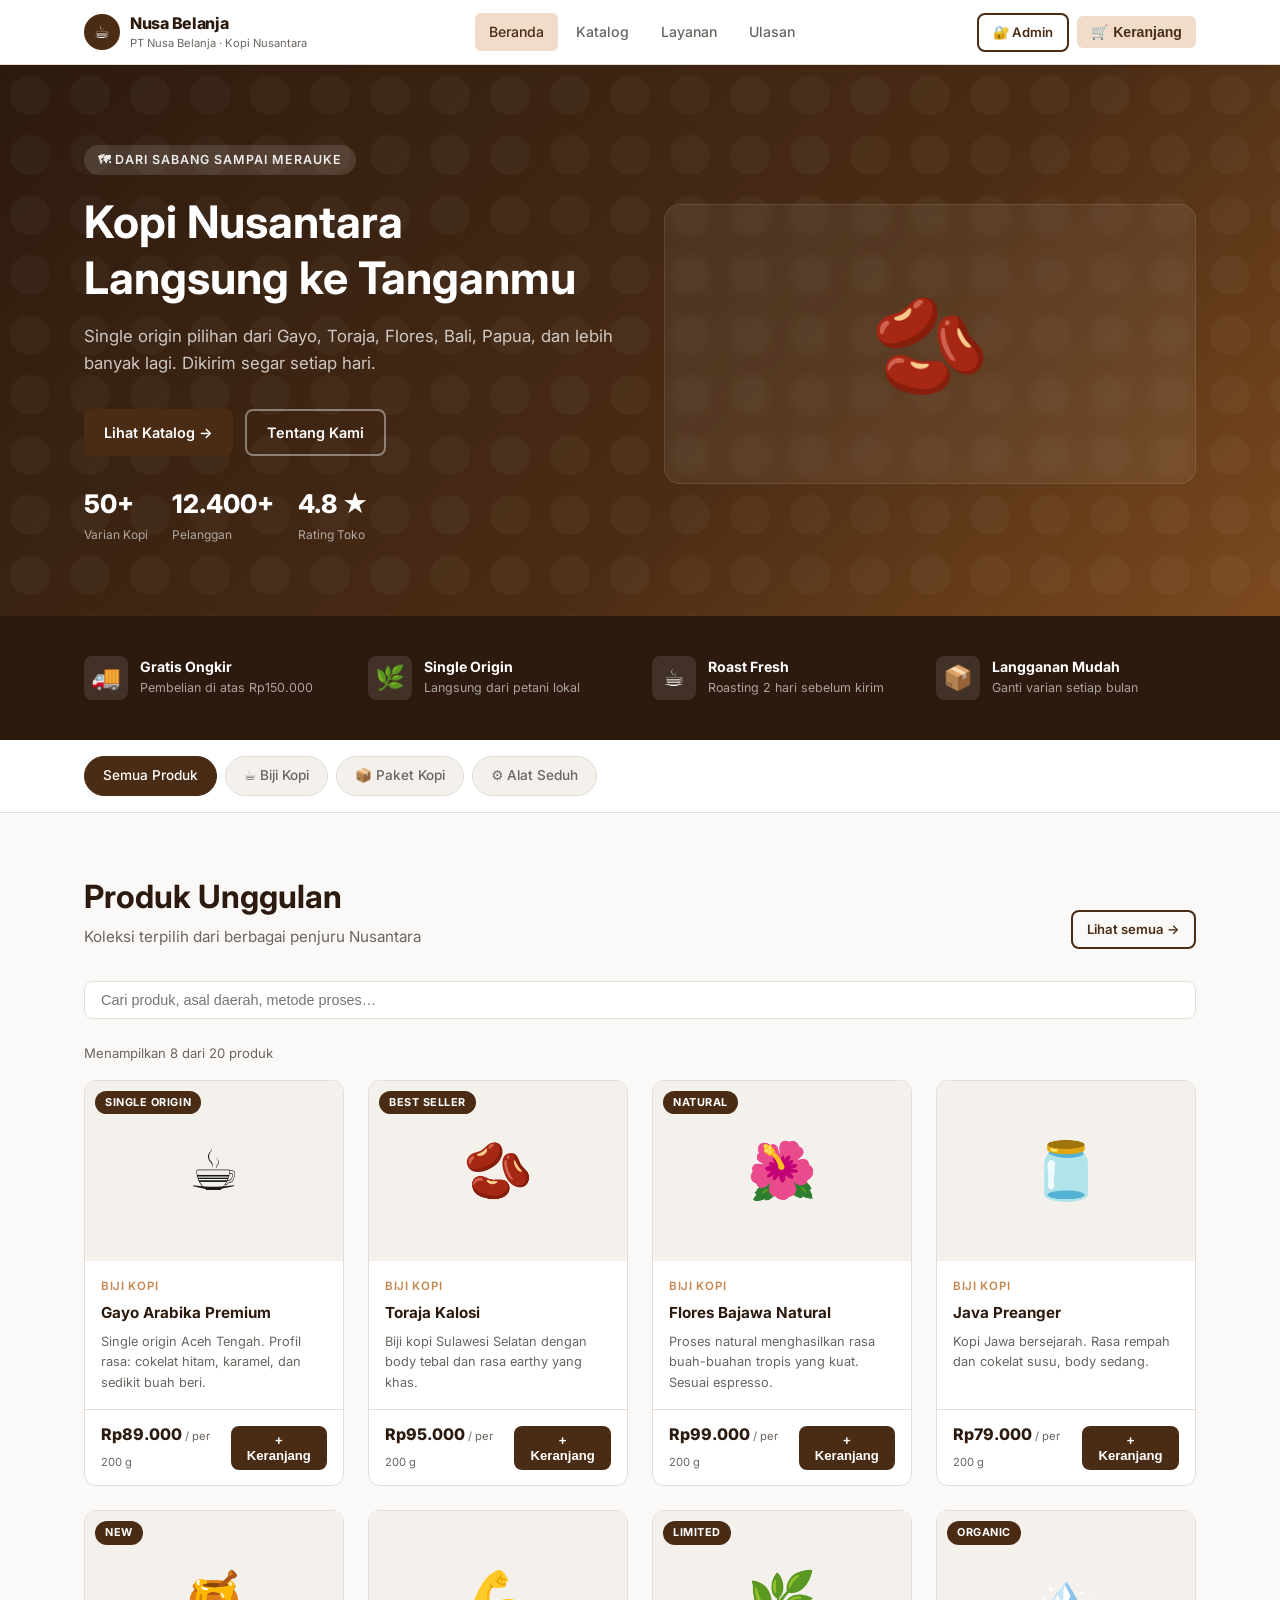
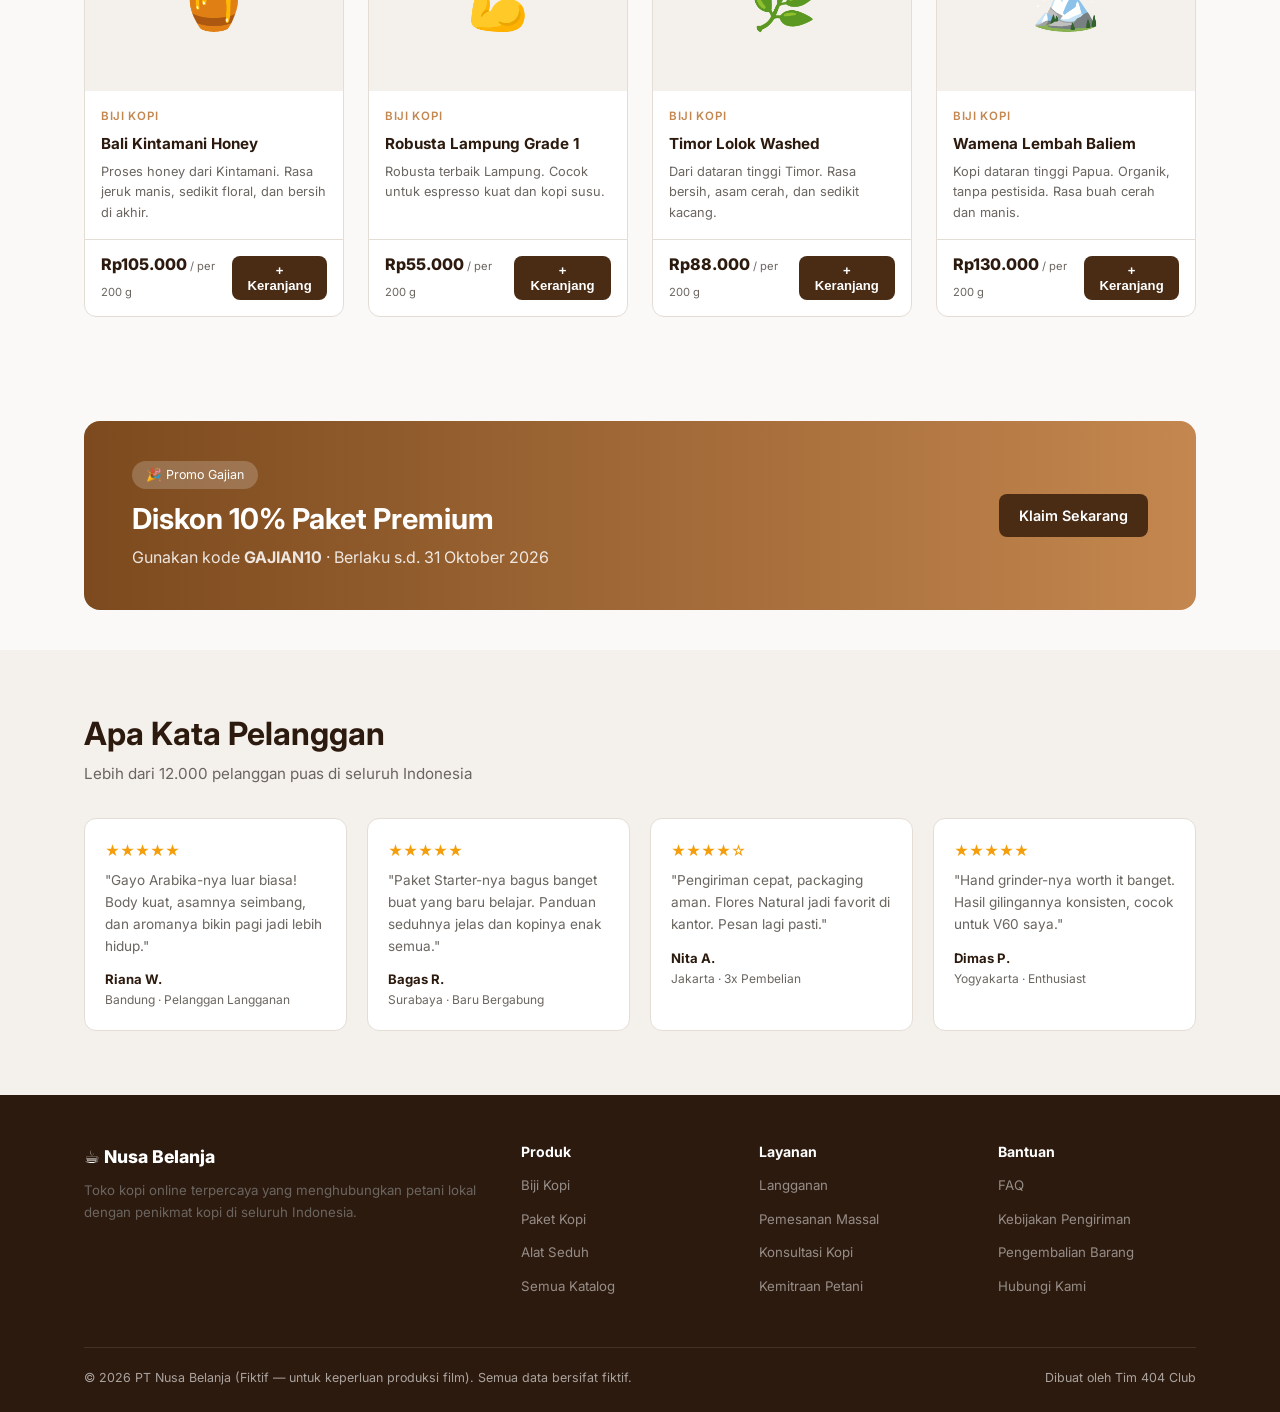
<file: index.html>
<!DOCTYPE html>
<html lang="id">
<head>
  <meta charset="UTF-8" />
  <meta name="viewport" content="width=device-width, initial-scale=1.0" />
  <title>Nusa Belanja — Kopi Nusantara Pilihan</title>
  <link rel="preconnect" href="https://fonts.googleapis.com" />
  <link href="https://fonts.googleapis.com/css2?family=Inter:wght@400;500;600;700;800&display=swap" rel="stylesheet" />
  <link rel="stylesheet" href="css/style.css" />
  <style>
    .hero-stats { display: flex; gap: 24px; flex-wrap: wrap; margin-top: 28px; }
    .hero-stat  { text-align: left; }
    .hero-stat .num { font-size: 1.6rem; font-weight: 800; color: #fff; }
    .hero-stat .lbl { font-size: .75rem; color: rgba(255,255,255,.6); }
    .testimonials { display: grid; grid-template-columns: repeat(auto-fill, minmax(260px, 1fr)); gap: 20px; margin-top: 32px; }
    .testi-card { background: var(--white); border: 1px solid var(--border); border-radius: 12px; padding: 20px; }
    .testi-stars { color: #f59e0b; font-size: .9rem; margin-bottom: 8px; }
    .testi-text  { font-size: .85rem; color: var(--text-muted); margin-bottom: 12px; line-height: 1.6; }
    .testi-name  { font-size: .82rem; font-weight: 700; color: var(--brown-900); }
    .testi-loc   { font-size: .75rem; color: var(--text-muted); }
    .search-bar  { display: flex; gap: 8px; margin-bottom: 24px; }
    .search-bar input { flex: 1; padding: 10px 16px; border: 1px solid var(--border); border-radius: var(--r); font-size: .9rem; background: var(--white); }
    .search-bar input:focus { outline: none; border-color: var(--brown-500); }
    .result-count { font-size: .82rem; color: var(--text-muted); margin-bottom: 16px; }
  </style>
</head>
<body>

<!-- ── Navbar ─────────────────────────────────────────────────── -->
<nav class="navbar">
  <div class="container">
    <a href="index.html" class="navbar-brand">
      <div class="logo-icon">☕</div>
      <div>
        <span class="brand-name">Nusa Belanja</span>
        <span class="brand-sub">PT Nusa Belanja · Kopi Nusantara</span>
      </div>
    </a>
    <div class="nav-links">
      <a href="index.html" class="active">Beranda</a>
      <a href="catalog.html">Katalog</a>
      <a href="#fitur">Layanan</a>
      <a href="#testimonial">Ulasan</a>
    </div>
    <div class="nav-actions">
      <a href="admin/login.html" class="btn btn-outline btn-sm">🔐 Admin</a>
      <button class="cart-btn" onclick="openCart()">
        🛒 Keranjang
        <span class="cart-badge" id="cart-badge">0</span>
      </button>
    </div>
  </div>
</nav>

<!-- ── Hero ───────────────────────────────────────────────────── -->
<section class="hero">
  <div class="container">
    <div class="hero-inner">
      <div>
        <span class="hero-tag">🗺 Dari Sabang sampai Merauke</span>
        <h1>Kopi Nusantara<br>Langsung ke Tanganmu</h1>
        <p>Single origin pilihan dari Gayo, Toraja, Flores, Bali, Papua, dan lebih banyak lagi. Dikirim segar setiap hari.</p>
        <div class="hero-actions">
          <a href="catalog.html" class="btn btn-primary">Lihat Katalog →</a>
          <a href="#fitur" class="btn btn-outline" style="color:#fff;border-color:rgba(255,255,255,.4)">Tentang Kami</a>
        </div>
        <div class="hero-stats">
          <div class="hero-stat">
            <div class="num">50+</div>
            <div class="lbl">Varian Kopi</div>
          </div>
          <div class="hero-stat">
            <div class="num">12.400+</div>
            <div class="lbl">Pelanggan</div>
          </div>
          <div class="hero-stat">
            <div class="num">4.8 ★</div>
            <div class="lbl">Rating Toko</div>
          </div>
        </div>
      </div>
      <div class="hero-visual">🫘</div>
    </div>
  </div>
</section>

<!-- ── Feature strip ──────────────────────────────────────────── -->
<section class="features" id="fitur">
  <div class="container">
    <div class="feature-list">
      <div class="feature-item">
        <div class="feature-icon">🚚</div>
        <div>
          <h4>Gratis Ongkir</h4>
          <p>Pembelian di atas Rp150.000</p>
        </div>
      </div>
      <div class="feature-item">
        <div class="feature-icon">🌿</div>
        <div>
          <h4>Single Origin</h4>
          <p>Langsung dari petani lokal</p>
        </div>
      </div>
      <div class="feature-item">
        <div class="feature-icon">☕</div>
        <div>
          <h4>Roast Fresh</h4>
          <p>Roasting 2 hari sebelum kirim</p>
        </div>
      </div>
      <div class="feature-item">
        <div class="feature-icon">📦</div>
        <div>
          <h4>Langganan Mudah</h4>
          <p>Ganti varian setiap bulan</p>
        </div>
      </div>
    </div>
  </div>
</section>

<!-- ── Category strip ─────────────────────────────────────────── -->
<section class="categories">
  <div class="container">
    <div class="cat-list">
      <div class="cat-chip active" data-cat="all">Semua Produk</div>
      <div class="cat-chip" data-cat="biji-kopi">☕ Biji Kopi</div>
      <div class="cat-chip" data-cat="paket-kopi">📦 Paket Kopi</div>
      <div class="cat-chip" data-cat="alat-seduh">⚙️ Alat Seduh</div>
    </div>
  </div>
</section>

<!-- ── Products ───────────────────────────────────────────────── -->
<section class="section">
  <div class="container">
    <div class="section-header">
      <div class="flex" style="justify-content:space-between;align-items:flex-end;flex-wrap:wrap;gap:12px">
        <div>
          <h2>Produk Unggulan</h2>
          <p>Koleksi terpilih dari berbagai penjuru Nusantara</p>
        </div>
        <a href="catalog.html" class="btn btn-outline btn-sm">Lihat semua →</a>
      </div>
    </div>
    <div class="search-bar">
      <input type="text" id="search-input" placeholder="Cari produk, asal daerah, metode proses…" />
    </div>
    <div class="result-count" id="result-count"></div>
    <div class="grid-4" id="product-grid"></div>
  </div>
</section>

<!-- ── Promo Banner ───────────────────────────────────────────── -->
<section class="section-sm">
  <div class="container">
    <div class="promo-banner">
      <div>
        <span class="promo-badge">🎉 Promo Gajian</span>
        <h2>Diskon 10% Paket Premium</h2>
        <p>Gunakan kode <strong>GAJIAN10</strong> · Berlaku s.d. 31 Oktober 2026</p>
      </div>
      <a href="catalog.html?cat=paket-kopi" class="btn btn-primary" style="white-space:nowrap;flex-shrink:0">Klaim Sekarang</a>
    </div>
  </div>
</section>

<!-- ── Testimonials ───────────────────────────────────────────── -->
<section class="section" id="testimonial" style="background:var(--cream-2)">
  <div class="container">
    <div class="section-header">
      <h2>Apa Kata Pelanggan</h2>
      <p>Lebih dari 12.000 pelanggan puas di seluruh Indonesia</p>
    </div>
    <div class="testimonials">
      <div class="testi-card">
        <div class="testi-stars">★★★★★</div>
        <p class="testi-text">"Gayo Arabika-nya luar biasa! Body kuat, asamnya seimbang, dan aromanya bikin pagi jadi lebih hidup."</p>
        <div class="testi-name">Riana W.</div>
        <div class="testi-loc">Bandung · Pelanggan Langganan</div>
      </div>
      <div class="testi-card">
        <div class="testi-stars">★★★★★</div>
        <p class="testi-text">"Paket Starter-nya bagus banget buat yang baru belajar. Panduan seduhnya jelas dan kopinya enak semua."</p>
        <div class="testi-name">Bagas R.</div>
        <div class="testi-loc">Surabaya · Baru Bergabung</div>
      </div>
      <div class="testi-card">
        <div class="testi-stars">★★★★☆</div>
        <p class="testi-text">"Pengiriman cepat, packaging aman. Flores Natural jadi favorit di kantor. Pesan lagi pasti."</p>
        <div class="testi-name">Nita A.</div>
        <div class="testi-loc">Jakarta · 3x Pembelian</div>
      </div>
      <div class="testi-card">
        <div class="testi-stars">★★★★★</div>
        <p class="testi-text">"Hand grinder-nya worth it banget. Hasil gilingannya konsisten, cocok untuk V60 saya."</p>
        <div class="testi-name">Dimas P.</div>
        <div class="testi-loc">Yogyakarta · Enthusiast</div>
      </div>
    </div>
  </div>
</section>

<!-- ── Footer ─────────────────────────────────────────────────── -->
<footer>
  <div class="container">
    <div class="footer-grid">
      <div class="footer-brand">
        <span class="brand-name">☕ Nusa Belanja</span>
        <p>Toko kopi online terpercaya yang menghubungkan petani lokal dengan penikmat kopi di seluruh Indonesia.</p>
      </div>
      <div class="footer-col">
        <h4>Produk</h4>
        <ul>
          <li><a href="catalog.html?cat=biji-kopi">Biji Kopi</a></li>
          <li><a href="catalog.html?cat=paket-kopi">Paket Kopi</a></li>
          <li><a href="catalog.html?cat=alat-seduh">Alat Seduh</a></li>
          <li><a href="catalog.html">Semua Katalog</a></li>
        </ul>
      </div>
      <div class="footer-col">
        <h4>Layanan</h4>
        <ul>
          <li><a href="#">Langganan</a></li>
          <li><a href="#">Pemesanan Massal</a></li>
          <li><a href="#">Konsultasi Kopi</a></li>
          <li><a href="#">Kemitraan Petani</a></li>
        </ul>
      </div>
      <div class="footer-col">
        <h4>Bantuan</h4>
        <ul>
          <li><a href="#">FAQ</a></li>
          <li><a href="#">Kebijakan Pengiriman</a></li>
          <li><a href="#">Pengembalian Barang</a></li>
          <li><a href="#">Hubungi Kami</a></li>
        </ul>
      </div>
    </div>
    <div class="footer-bottom">
      <span>© 2026 PT Nusa Belanja (Fiktif — untuk keperluan produksi film). Semua data bersifat fiktif.</span>
      <span>Dibuat oleh Tim 404 Club</span>
    </div>
  </div>
</footer>

<!-- ── Cart Drawer ─────────────────────────────────────────────── -->
<div class="drawer-overlay" id="drawer-overlay" onclick="closeCart()"></div>
<div class="cart-drawer" id="cart-drawer">
  <div class="drawer-header">
    <h3>🛒 Keranjang Belanja</h3>
    <button class="drawer-close" onclick="closeCart()">×</button>
  </div>
  <div class="drawer-body" id="drawer-body"></div>
  <div class="drawer-footer">
    <div class="cart-total">
      <span class="cart-total-label">Total</span>
      <span class="cart-total-value" id="cart-total-val">Rp0</span>
    </div>
    <button class="btn btn-primary btn-full" onclick="showToast('Fitur checkout belum tersedia di demo ini.','')">Lanjut ke Pembayaran</button>
  </div>
</div>

<!-- ── Toast container ─────────────────────────────────────────── -->
<div id="toast-container"></div>

<script src="js/data.js"></script>
<script>
  let activeFilter = 'all';

  function applyFilter() {
    const q = document.getElementById('search-input').value.trim().toLowerCase();
    let list = activeFilter === 'all' ? PRODUCTS : PRODUCTS.filter(p => p.cat === activeFilter);
    if (q) {
      list = list.filter(p =>
        p.name.toLowerCase().includes(q) ||
        p.desc.toLowerCase().includes(q) ||
        (p.tags || []).some(t => t.includes(q))
      );
    }
    // Show only first 8 on homepage
    const shown = list.slice(0, 8);
    renderProducts(shown, 'product-grid');
    document.getElementById('result-count').textContent =
      shown.length < list.length
        ? `Menampilkan ${shown.length} dari ${list.length} produk`
        : `${list.length} produk ditemukan`;
  }

  document.querySelectorAll('.cat-chip').forEach(chip => {
    chip.addEventListener('click', () => {
      document.querySelectorAll('.cat-chip').forEach(c => c.classList.remove('active'));
      chip.classList.add('active');
      activeFilter = chip.dataset.cat;
      applyFilter();
    });
  });

  document.getElementById('search-input').addEventListener('input', applyFilter);

  // Check URL param for category
  const urlCat = new URLSearchParams(location.search).get('cat');
  if (urlCat) {
    activeFilter = urlCat;
    document.querySelectorAll('.cat-chip').forEach(c => {
      c.classList.toggle('active', c.dataset.cat === urlCat);
    });
  }

  applyFilter();
</script>
</body>
</html>
</file>
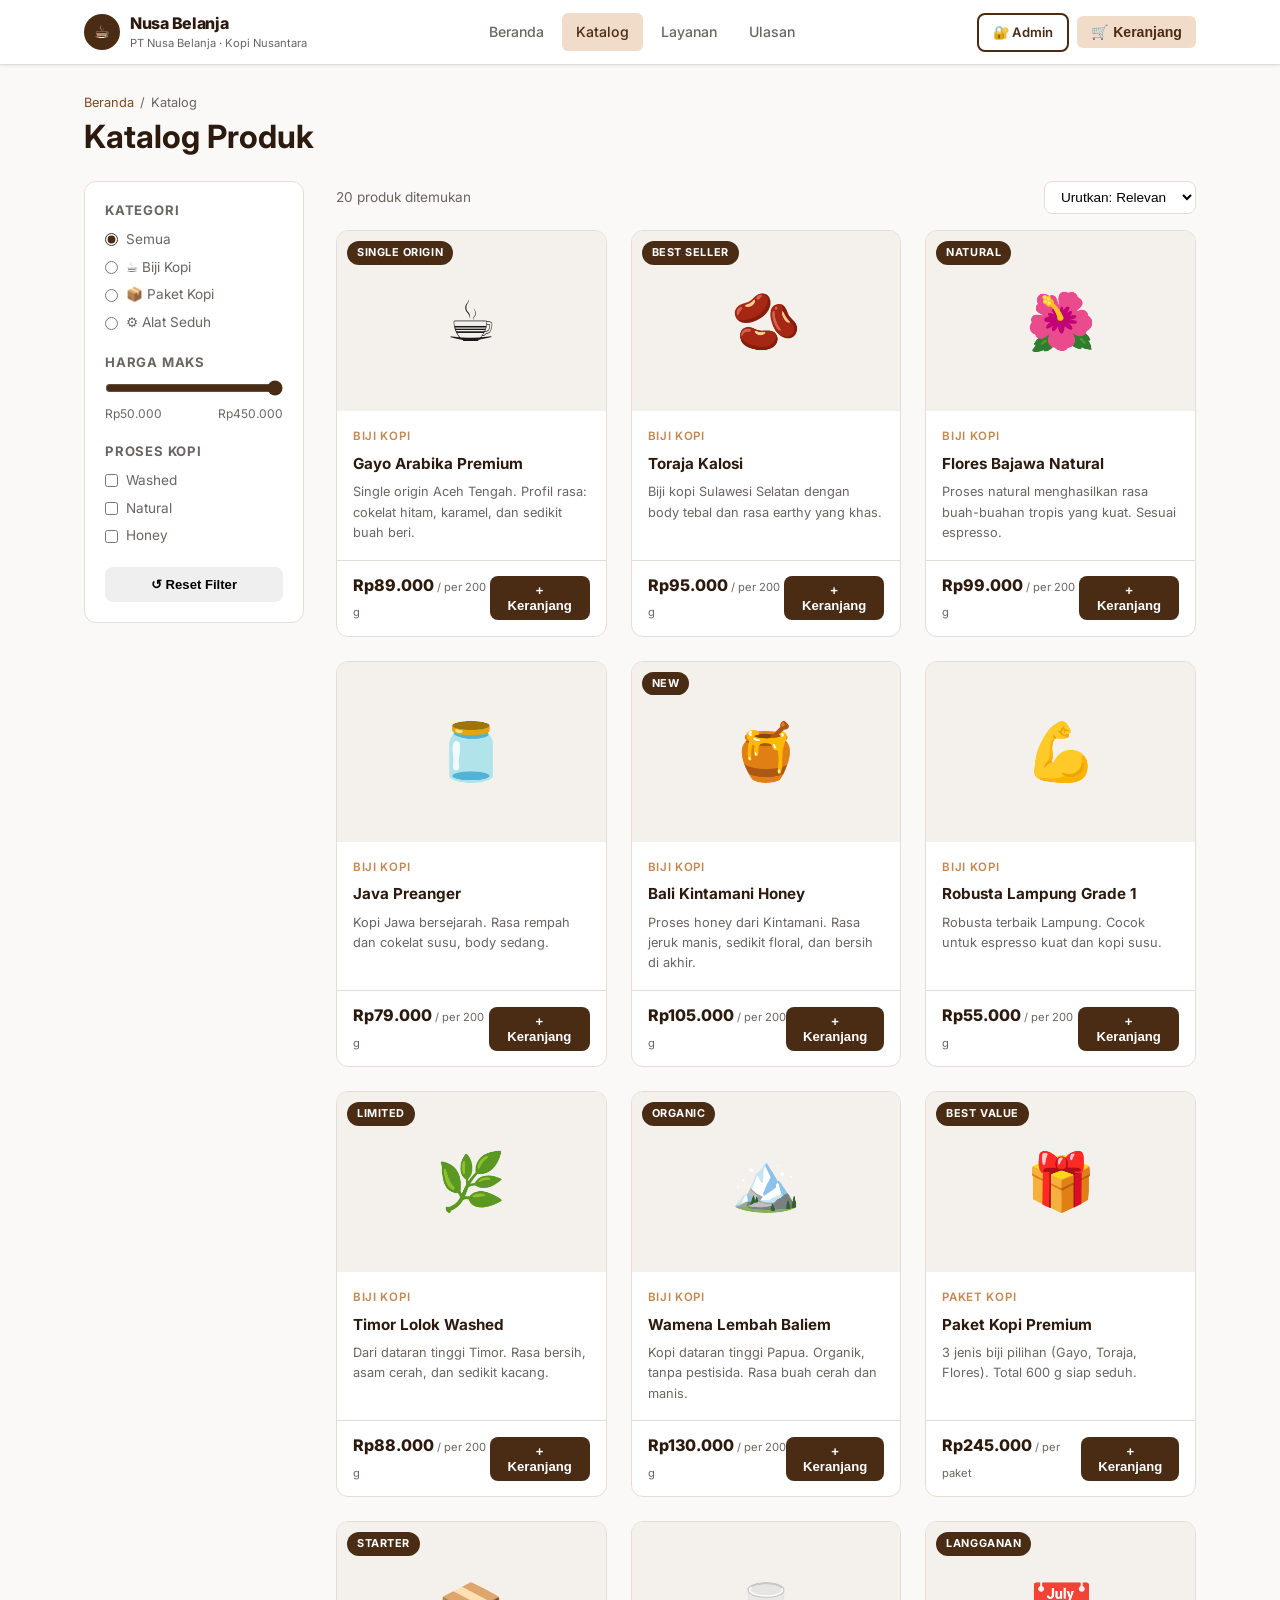
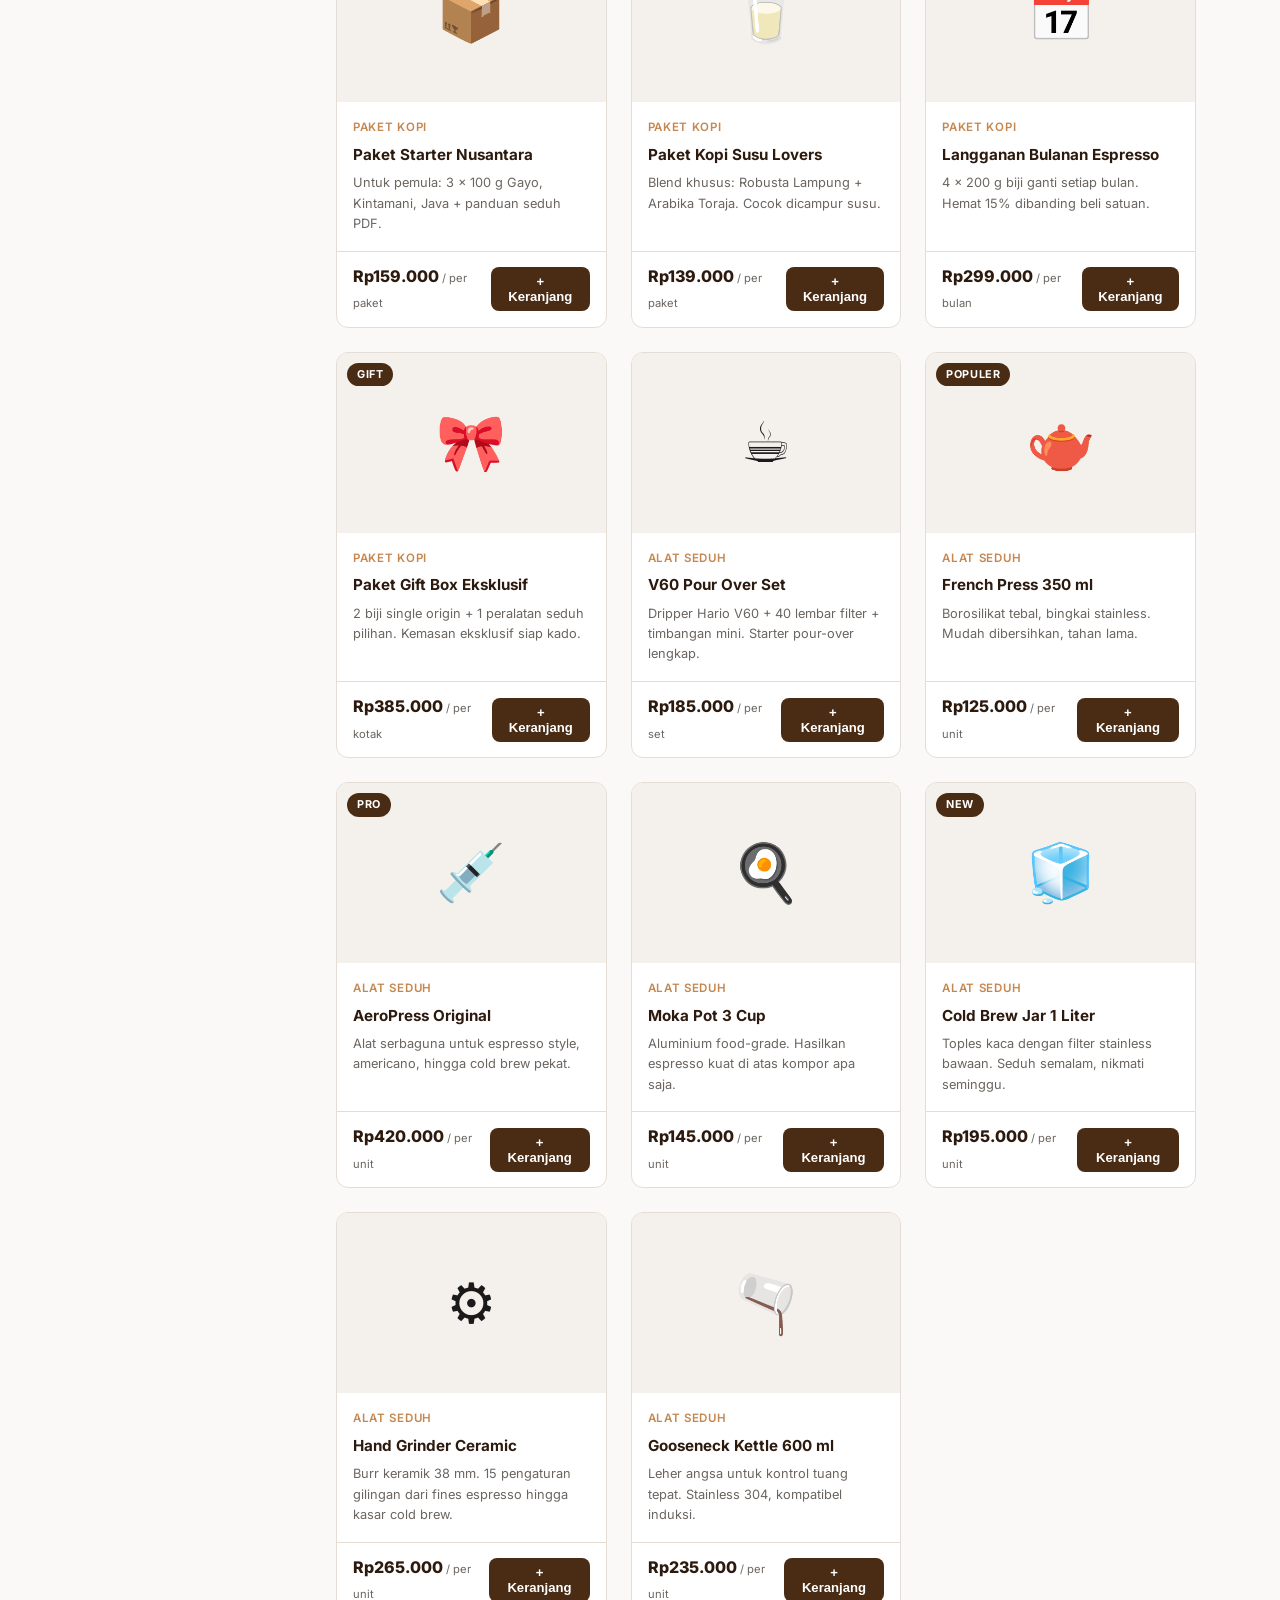
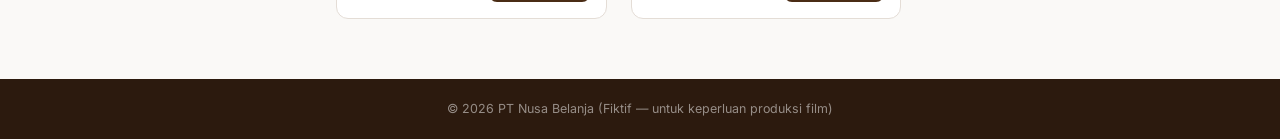
<file: catalog.html>
<!DOCTYPE html>
<html lang="id">
<head>
  <meta charset="UTF-8" />
  <meta name="viewport" content="width=device-width, initial-scale=1.0" />
  <title>Katalog — Nusa Belanja</title>
  <link rel="preconnect" href="https://fonts.googleapis.com" />
  <link href="https://fonts.googleapis.com/css2?family=Inter:wght@400;500;600;700;800&display=swap" rel="stylesheet" />
  <link rel="stylesheet" href="css/style.css" />
  <style>
    .catalog-layout { display: grid; grid-template-columns: 220px 1fr; gap: 32px; margin-top: 24px; }
    .sidebar-filter { background: var(--white); border: 1px solid var(--border); border-radius: 12px; padding: 20px; height: fit-content; position: sticky; top: 80px; }
    .sidebar-filter h4 { font-size: .82rem; font-weight: 700; text-transform: uppercase; letter-spacing: .06em; color: var(--text-muted); margin-bottom: 10px; }
    .filter-group { margin-bottom: 20px; }
    .filter-item { display: flex; align-items: center; gap: 8px; margin-bottom: 6px; cursor: pointer; }
    .filter-item input { accent-color: var(--brown-700); }
    .filter-item label { font-size: .85rem; cursor: pointer; color: var(--text-muted); }
    .filter-item label:hover { color: var(--brown-700); }
    .price-range { display: flex; flex-direction: column; gap: 8px; }
    .price-range input[type=range] { width: 100%; accent-color: var(--brown-700); }
    .price-range-labels { display: flex; justify-content: space-between; font-size: .75rem; color: var(--text-muted); }
    .sort-bar { display: flex; align-items: center; justify-content: space-between; margin-bottom: 16px; flex-wrap: wrap; gap: 10px; }
    .sort-bar p { font-size: .85rem; color: var(--text-muted); }
    .sort-bar select { padding: 7px 12px; border: 1px solid var(--border); border-radius: var(--r); font-size: .85rem; background: var(--white); }
    .sort-bar select:focus { outline: none; border-color: var(--brown-500); }
    .breadcrumb { display: flex; align-items: center; gap: 6px; font-size: .8rem; color: var(--text-muted); margin-bottom: 4px; }
    .breadcrumb a { color: var(--brown-500); }
    .breadcrumb a:hover { text-decoration: underline; }
    @media (max-width: 768px) { .catalog-layout { grid-template-columns: 1fr; } .sidebar-filter { position: static; } }
  </style>
</head>
<body>

<!-- ── Navbar ─────────────────────────────────────────────────── -->
<nav class="navbar">
  <div class="container">
    <a href="index.html" class="navbar-brand">
      <div class="logo-icon">☕</div>
      <div>
        <span class="brand-name">Nusa Belanja</span>
        <span class="brand-sub">PT Nusa Belanja · Kopi Nusantara</span>
      </div>
    </a>
    <div class="nav-links">
      <a href="index.html">Beranda</a>
      <a href="catalog.html" class="active">Katalog</a>
      <a href="index.html#fitur">Layanan</a>
      <a href="index.html#testimonial">Ulasan</a>
    </div>
    <div class="nav-actions">
      <a href="admin/login.html" class="btn btn-outline btn-sm">🔐 Admin</a>
      <button class="cart-btn" onclick="openCart()">
        🛒 Keranjang
        <span class="cart-badge" id="cart-badge">0</span>
      </button>
    </div>
  </div>
</nav>

<div class="container" style="padding-top:28px;padding-bottom:60px">
  <div class="breadcrumb">
    <a href="index.html">Beranda</a> / <span>Katalog</span>
  </div>
  <h2>Katalog Produk</h2>

  <div class="catalog-layout">
    <!-- ── Sidebar filter ────────────────────────────────────── -->
    <aside class="sidebar-filter">
      <div class="filter-group">
        <h4>Kategori</h4>
        <div class="filter-item"><input type="radio" name="cat" id="cat-all" value="all" checked><label for="cat-all">Semua</label></div>
        <div class="filter-item"><input type="radio" name="cat" id="cat-biji" value="biji-kopi"><label for="cat-biji">☕ Biji Kopi</label></div>
        <div class="filter-item"><input type="radio" name="cat" id="cat-paket" value="paket-kopi"><label for="cat-paket">📦 Paket Kopi</label></div>
        <div class="filter-item"><input type="radio" name="cat" id="cat-alat" value="alat-seduh"><label for="cat-alat">⚙️ Alat Seduh</label></div>
      </div>
      <div class="filter-group">
        <h4>Harga Maks</h4>
        <div class="price-range">
          <input type="range" id="price-slider" min="50000" max="450000" step="5000" value="450000" />
          <div class="price-range-labels">
            <span>Rp50.000</span>
            <span id="price-label">Rp450.000</span>
          </div>
        </div>
      </div>
      <div class="filter-group">
        <h4>Proses Kopi</h4>
        <div class="filter-item"><input type="checkbox" id="f-washed" value="washed" class="process-filter"><label for="f-washed">Washed</label></div>
        <div class="filter-item"><input type="checkbox" id="f-natural" value="natural" class="process-filter"><label for="f-natural">Natural</label></div>
        <div class="filter-item"><input type="checkbox" id="f-honey" value="honey" class="process-filter"><label for="f-honey">Honey</label></div>
      </div>
      <button class="btn btn-ghost" style="width:100%;font-size:.82rem" onclick="resetFilters()">↺ Reset Filter</button>
    </aside>

    <!-- ── Products ─────────────────────────────────────────── -->
    <div>
      <div class="sort-bar">
        <p id="result-count"></p>
        <select id="sort-select">
          <option value="default">Urutkan: Relevan</option>
          <option value="price-asc">Harga: Terendah</option>
          <option value="price-desc">Harga: Tertinggi</option>
          <option value="name-asc">Nama: A–Z</option>
        </select>
      </div>
      <div class="grid-4" id="product-grid"></div>
    </div>
  </div>
</div>

<!-- ── Cart Drawer ─────────────────────────────────────────────── -->
<div class="drawer-overlay" id="drawer-overlay" onclick="closeCart()"></div>
<div class="cart-drawer" id="cart-drawer">
  <div class="drawer-header">
    <h3>🛒 Keranjang Belanja</h3>
    <button class="drawer-close" onclick="closeCart()">×</button>
  </div>
  <div class="drawer-body" id="drawer-body"></div>
  <div class="drawer-footer">
    <div class="cart-total">
      <span class="cart-total-label">Total</span>
      <span class="cart-total-value" id="cart-total-val">Rp0</span>
    </div>
    <button class="btn btn-primary btn-full" onclick="showToast('Fitur checkout belum tersedia di demo ini.','')">Lanjut ke Pembayaran</button>
  </div>
</div>

<footer style="background:var(--brown-900);color:rgba(255,255,255,.5);text-align:center;padding:20px;font-size:.78rem">
  © 2026 PT Nusa Belanja (Fiktif — untuk keperluan produksi film)
</footer>

<div id="toast-container"></div>

<script src="js/data.js"></script>
<script>
  let maxPrice = 450000;
  let processFilters = [];

  function applyFilters() {
    const catVal = document.querySelector('input[name="cat"]:checked')?.value || 'all';
    const sortVal = document.getElementById('sort-select').value;

    let list = catVal === 'all' ? [...PRODUCTS] : PRODUCTS.filter(p => p.cat === catVal);
    list = list.filter(p => p.price <= maxPrice);
    if (processFilters.length > 0) {
      list = list.filter(p => processFilters.some(f => (p.tags || []).includes(f)));
    }

    if (sortVal === 'price-asc')  list.sort((a, b) => a.price - b.price);
    if (sortVal === 'price-desc') list.sort((a, b) => b.price - a.price);
    if (sortVal === 'name-asc')   list.sort((a, b) => a.name.localeCompare(b.name));

    renderProducts(list, 'product-grid');
    document.getElementById('result-count').textContent = `${list.length} produk ditemukan`;
  }

  function resetFilters() {
    document.getElementById('cat-all').checked = true;
    document.getElementById('price-slider').value = 450000;
    document.getElementById('price-label').textContent = 'Rp450.000';
    maxPrice = 450000;
    document.querySelectorAll('.process-filter').forEach(cb => cb.checked = false);
    processFilters = [];
    document.getElementById('sort-select').value = 'default';
    applyFilters();
  }

  document.querySelectorAll('input[name="cat"]').forEach(r => r.addEventListener('change', applyFilters));
  document.getElementById('sort-select').addEventListener('change', applyFilters);

  document.getElementById('price-slider').addEventListener('input', function () {
    maxPrice = parseInt(this.value);
    document.getElementById('price-label').textContent = 'Rp' + maxPrice.toLocaleString('id-ID');
    applyFilters();
  });

  document.querySelectorAll('.process-filter').forEach(cb => {
    cb.addEventListener('change', function () {
      processFilters = [...document.querySelectorAll('.process-filter:checked')].map(x => x.value);
      applyFilters();
    });
  });

  // URL param for category
  const urlCat = new URLSearchParams(location.search).get('cat');
  if (urlCat) {
    const radio = document.querySelector(`input[name="cat"][value="${urlCat}"]`);
    if (radio) radio.checked = true;
  }

  applyFilters();
</script>
</body>
</html>
</file>
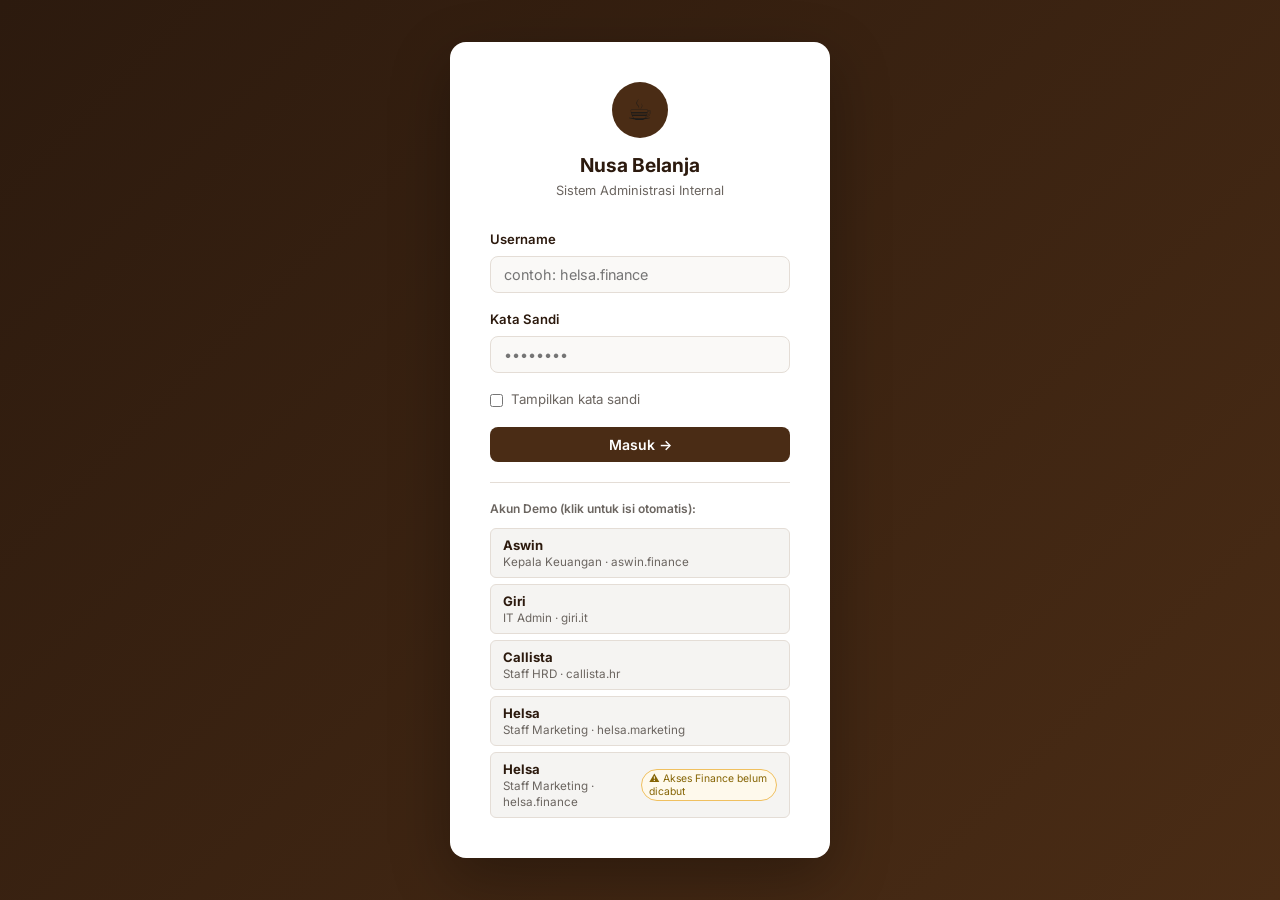
<file: admin/access-log.html>
<!DOCTYPE html>
<html lang="id">
<head>
  <meta charset="UTF-8" />
  <meta name="viewport" content="width=device-width, initial-scale=1.0" />
  <title>Log Akses — Nusa Belanja Admin</title>
  <link rel="preconnect" href="https://fonts.googleapis.com" />
  <link href="https://fonts.googleapis.com/css2?family=Inter:wght@400;500;600;700;800&display=swap" rel="stylesheet" />
  <link rel="stylesheet" href="../css/admin.css" />
</head>
<body data-title="Log Akses" data-sub="Riwayat login, perubahan, dan tindakan pada sistem" data-access="access-log">
<div class="admin-shell" id="shell"></div>
<script src="../js/data.js"></script>
<script src="../js/admin.js"></script>
<script>
function onAdminReady(user) {
  const { read, renderLogItem } = Admin;
  const page = document.getElementById('page');
  const TYPES = [
    ['all', 'Semua jenis'], ['auth', 'Autentikasi'], ['hr', 'HR'], ['security', 'Keamanan'],
    ['finance', 'Keuangan'], ['price', 'Harga'], ['data', 'Data'], ['system', 'Sistem'],
  ];
  let filter = 'all';

  function render() {
    const logs = read('nb_access_logs', []).filter(l => filter === 'all' || l.type === filter);
    page.innerHTML = `
      <div class="card">
        <div class="card-header">
          <h3>Riwayat Aktivitas</h3>
          <select class="filter-select" id="type">
            ${TYPES.map(([v, l]) => `<option value="${v}" ${v === filter ? 'selected' : ''}>${l}</option>`).join('')}
          </select>
        </div>
        <div class="card-section">
          ${logs.length ? `<div class="timeline">${logs.map(renderLogItem).join('')}</div>` : '<p class="empty">Tidak ada catatan untuk filter ini.</p>'}
        </div>
      </div>`;
    document.getElementById('type').onchange = e => { filter = e.target.value; render(); };
  }

  render();
}
</script>
</body>
</html>
</file>
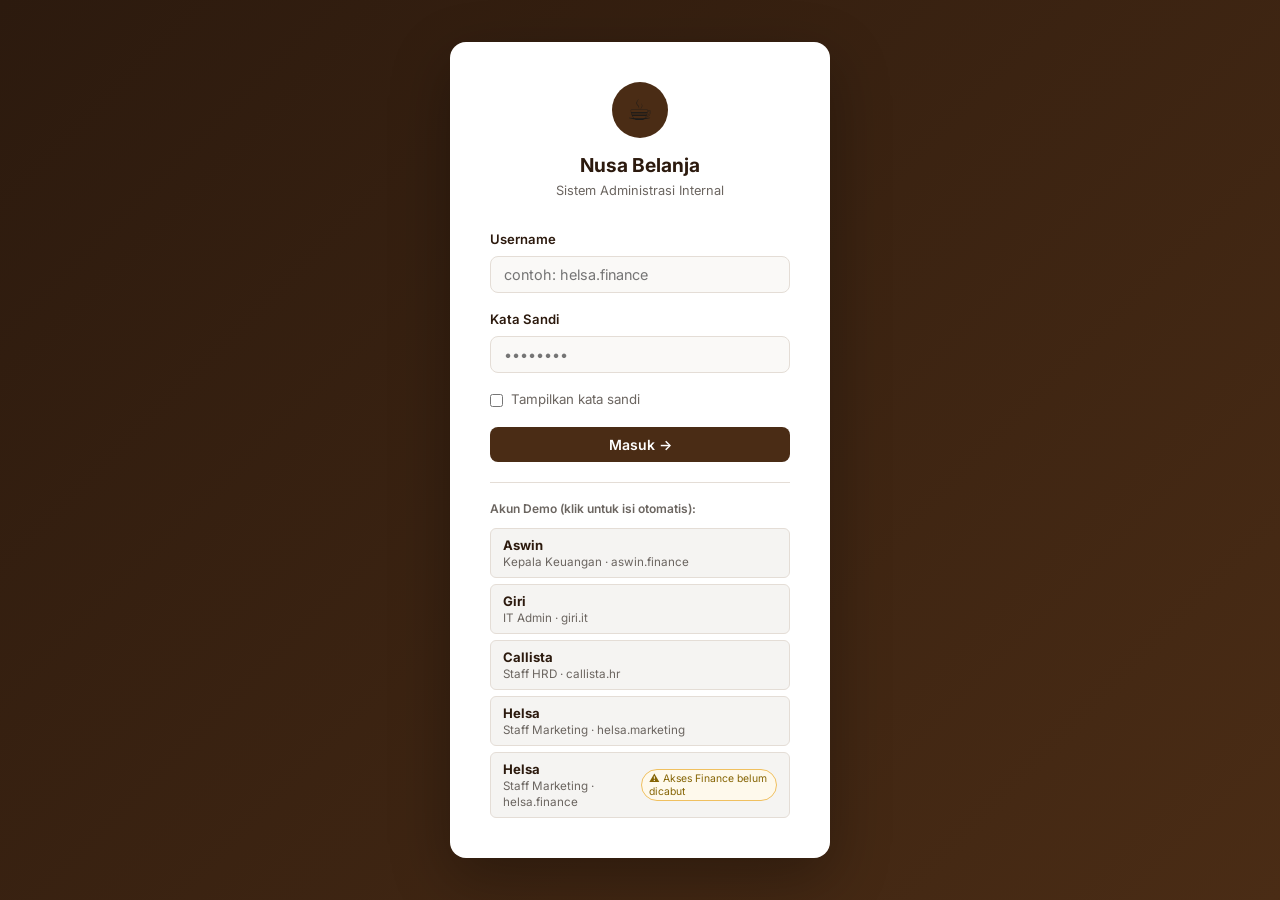
<file: admin/dashboard.html>
<!DOCTYPE html>
<html lang="id">
<head>
  <meta charset="UTF-8" />
  <meta name="viewport" content="width=device-width, initial-scale=1.0" />
  <title>Dasbor — Nusa Belanja Admin</title>
  <link rel="preconnect" href="https://fonts.googleapis.com" />
  <link href="https://fonts.googleapis.com/css2?family=Inter:wght@400;500;600;700;800&display=swap" rel="stylesheet" />
  <link rel="stylesheet" href="../css/admin.css" />
</head>
<body data-title="Dasbor" data-sub="Ringkasan operasional dan peringatan sistem">
<div class="admin-shell" id="shell"></div>
<script src="../js/data.js"></script>
<script src="../js/admin.js"></script>
<script>
function onAdminReady(user) {
  const { esc, openAlerts, archived, read, accounts, hasMismatch, sensitiveKeys, actor, addLog, setArchived, renderLogItem, refreshAlertPill, overrides, toast } = Admin;
  const page = document.getElementById('page');

  function render() {
    const open = openAlerts();
    const arch = archived();
    const ov = overrides();
    const logs = read('nb_access_logs', []);
    const deep = PRODUCTS.filter(p => p.price < p.base * 0.5);
    const archivedAccs = accounts().filter(a => arch.includes(a.username) && hasMismatch(a));

    page.innerHTML = `
      ${deep.length ? `<div class="incident-bar"><span class="dot"></span>Harga ${deep.map(p => esc(p.name)).join(', ')} berada di bawah 50% harga normal. Periksa Log Akses.</div>` : ''}

      <div class="stat-grid">
        <div class="stat-card"><div class="stat-label">Akun terdaftar</div><div class="stat-value">${accounts().length}</div><div class="stat-note">Akun admin internal</div></div>
        <div class="stat-card"><div class="stat-label">Produk aktif</div><div class="stat-value">${PRODUCTS.length}</div><div class="stat-note">Tampil di katalog</div></div>
        <div class="stat-card"><div class="stat-label">Harga diubah</div><div class="stat-value ${Object.keys(ov).length ? 'danger' : ''}">${Object.keys(ov).length}</div><div class="stat-note">Dari Pengaturan Harga</div></div>
        <div class="stat-card"><div class="stat-label">Peringatan terbuka</div><div class="stat-value ${open.length ? 'danger' : ''}">${open.length}</div><div class="stat-note">${arch.length ? arch.length + ' diarsipkan' : 'Belum ada yang diarsipkan'}</div></div>
        <div class="stat-card"><div class="stat-label">Aktivitas tercatat</div><div class="stat-value">${logs.length}</div><div class="stat-note">Log akses dan perubahan</div></div>
      </div>

      <div class="page-stack">
        <div class="card">
          <div class="card-header"><h3>Peringatan Sistem</h3></div>
          <div class="card-section">
            ${open.length ? `
              <div class="alert-box warning"><span class="alert-icon">⚠</span>
                <div><strong>Laporan harian: ${open.length} akun memiliki akses tidak sesuai jabatan</strong>
                  ${open.map(a => `${esc(a.name)} (${esc(a.username)}), ${esc(a.dept)}: ${sensitiveKeys(a).map(esc).join(', ')}`).join('<br>')}
                </div>
              </div>
              <div class="row-actions"><button class="btn btn-ghost btn-sm" id="archive-all">Arsipkan semua</button></div>
            ` : `<p class="empty">Tidak ada peringatan terbuka.</p>`}
            ${archivedAccs.length ? `<p class="muted" style="margin-top:14px">Diarsipkan: ${archivedAccs.map(a => esc(a.username)).join(', ')}. <button class="btn btn-ghost btn-xs" id="restore">Pulihkan</button></p>` : ''}
          </div>
        </div>

        <div class="card">
          <div class="card-header"><h3>Aktivitas Terbaru</h3>${(user.access || []).includes('access-log') ? '<a class="muted" href="access-log.html" style="color:var(--brown-500)">Lihat semua →</a>' : ''}</div>
          <div class="card-section">
            ${logs.length ? `<div class="timeline">${logs.slice(0, 6).map(renderLogItem).join('')}</div>` : '<p class="empty">Belum ada aktivitas.</p>'}
          </div>
        </div>
      </div>`;

    refreshAlertPill();

    const archBtn = document.getElementById('archive-all');
    if (archBtn) archBtn.onclick = () => {
      const names = open.map(a => a.username);
      setArchived([...new Set([...arch, ...names])]);
      addLog({ ...actor(user), action: 'Arsipkan peringatan', target: names.join(', '), type: 'security', level: 'warn' });
      toast('Peringatan diarsipkan.', '');
      render();
    };
    const restoreBtn = document.getElementById('restore');
    if (restoreBtn) restoreBtn.onclick = () => {
      setArchived([]);
      addLog({ ...actor(user), action: 'Pulihkan peringatan', target: 'Daftar peringatan dipulihkan', type: 'security', level: 'info' });
      toast('Peringatan dipulihkan.', 'success');
      render();
    };
  }

  render();
}
</script>
</body>
</html>
</file>
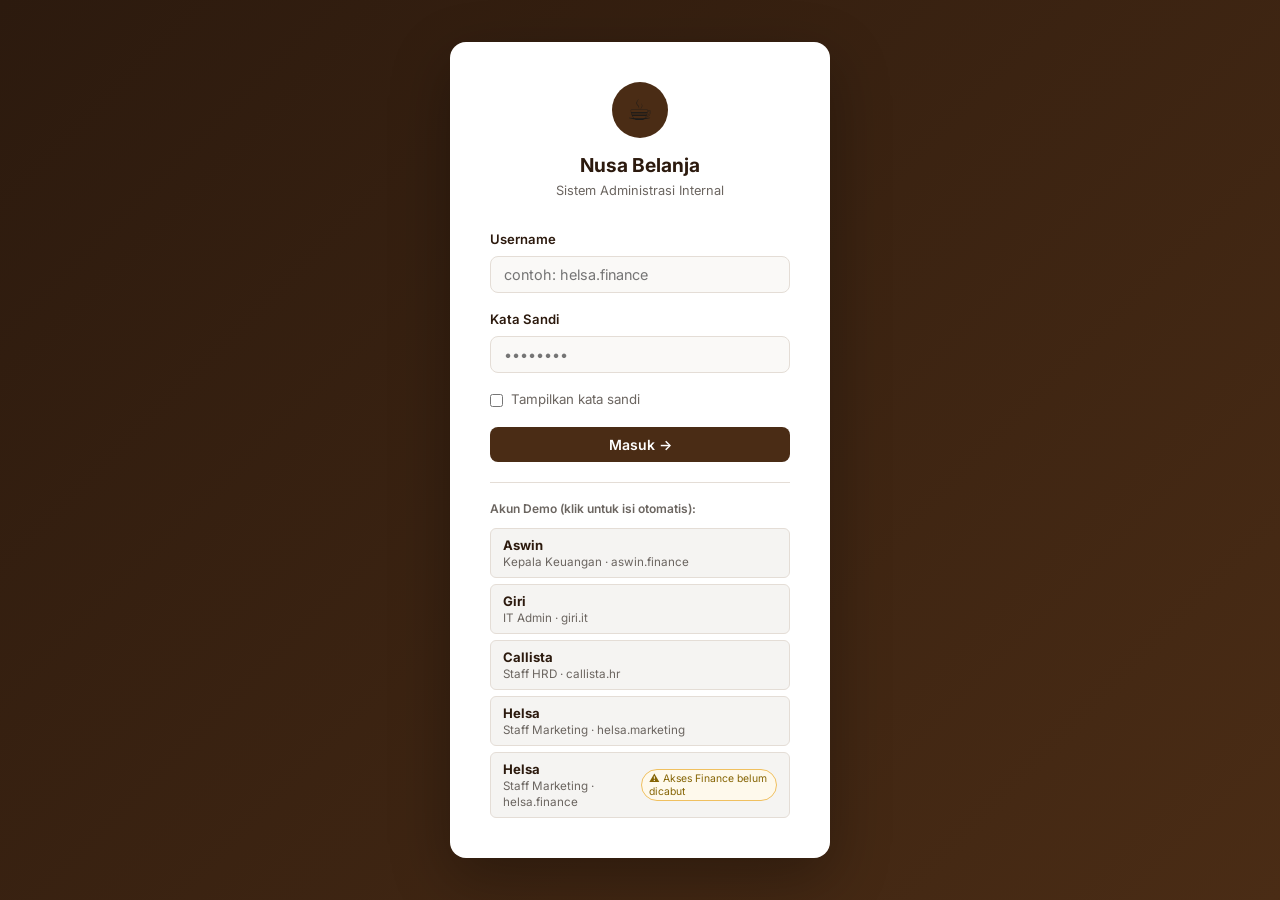
<file: admin/finance.html>
<!DOCTYPE html>
<html lang="id">
<head>
  <meta charset="UTF-8" />
  <meta name="viewport" content="width=device-width, initial-scale=1.0" />
  <title>Keuangan & Verifikasi — Nusa Belanja Admin</title>
  <link rel="preconnect" href="https://fonts.googleapis.com" />
  <link href="https://fonts.googleapis.com/css2?family=Inter:wght@400;500;600;700;800&display=swap" rel="stylesheet" />
  <link rel="stylesheet" href="../css/admin.css" />
</head>
<body data-title="Keuangan & Verifikasi" data-sub="Verifikasi hak akses bulanan oleh pemilik data" data-access="finance-admin">
<div class="admin-shell" id="shell"></div>
<script src="../js/data.js"></script>
<script src="../js/admin.js"></script>
<script>
function onAdminReady(user) {
  const { esc, accounts, read, write, actor, addLog, toast } = Admin;
  const page = document.getElementById('page');
  const PERIOD = 'Oktober 2026';

  function render() {
    const signed = read('nb_verified', null);
    const accs = accounts();
    page.innerHTML = `
      <div class="page-stack">
        <div class="card">
          <div class="card-header">
            <h3>Verifikasi Hak Akses Bulanan</h3>
            <span class="pill pill-blue">${PERIOD}</span>
          </div>
          <div class="card-section">
            <p class="muted-block">Batas verifikasi hari ini. Dengan menandatangani, pemilik data menyatakan daftar ini sudah diperiksa.</p>
            <div class="table-wrap"><table>
              <thead><tr><th>Akun</th><th>Nama</th><th>Dept</th><th>Hak akses</th><th>Status</th></tr></thead>
              <tbody>
                ${accs.map(a => `
                  <tr>
                    <td><strong>${esc(a.username)}</strong></td>
                    <td>${esc(a.name)}</td>
                    <td>${esc(a.dept)}</td>
                    <td><div class="pill-list">${(a.access || []).map(k => `<span class="pill pill-gray">${esc(k)}</span>`).join('')}</div></td>
                    <td><span class="pill pill-green">Aktif</span></td>
                  </tr>`).join('')}
              </tbody>
            </table></div>
          </div>
          <div class="card-footer">
            ${signed
              ? `<span class="pill pill-green">Ditandatangani ${esc(signed.by)} · ${esc(signed.at)}</span>`
              : '<span class="muted">Belum ditandatangani</span>'}
            <button class="btn btn-primary btn-sm" id="sign" ${signed ? 'disabled' : ''}>Tanda tangani verifikasi</button>
          </div>
        </div>
      </div>`;

    const btn = document.getElementById('sign');
    if (btn && !signed) btn.onclick = sign;
  }

  function sign() {
    const at = new Date().toLocaleString('id-ID', { day: 'numeric', month: 'short', hour: '2-digit', minute: '2-digit' });
    write('nb_verified', { by: user.name, at });
    addLog({ ...actor(user), action: 'Tanda tangan verifikasi akses', target: `Daftar Verifikasi Akses ${PERIOD}`, type: 'finance', level: 'info' });
    toast('Verifikasi ditandatangani.', 'success');
    render();
  }

  render();
}
</script>
</body>
</html>
</file>
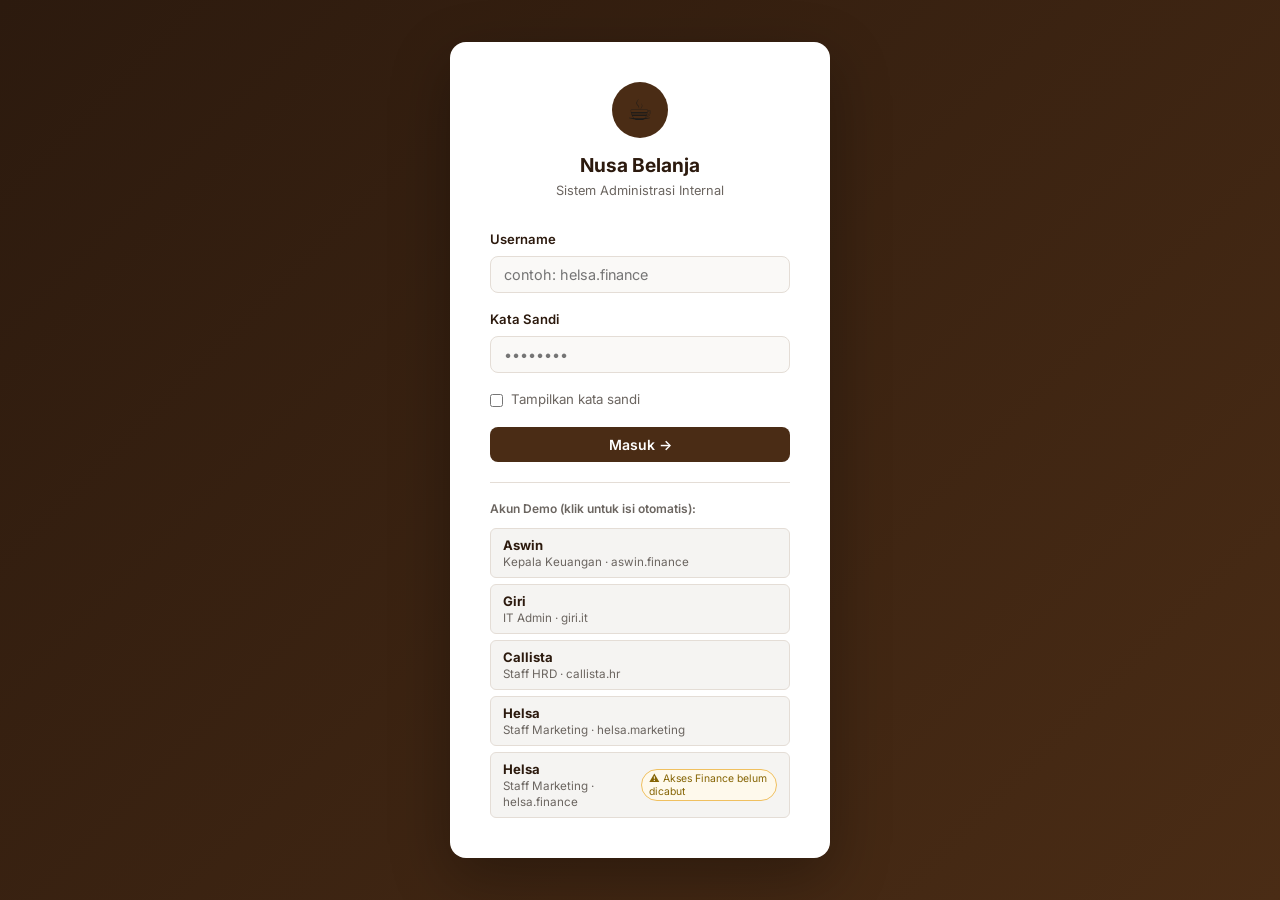
<file: admin/login.html>
<!DOCTYPE html>
<html lang="id">
<head>
  <meta charset="UTF-8" />
  <meta name="viewport" content="width=device-width, initial-scale=1.0" />
  <title>Login Admin — Nusa Belanja</title>
  <link rel="preconnect" href="https://fonts.googleapis.com" />
  <link href="https://fonts.googleapis.com/css2?family=Inter:wght@400;500;600;700;800&display=swap" rel="stylesheet" />
  <link rel="stylesheet" href="../css/admin.css" />
</head>
<body>
<div class="login-page">
  <div class="login-card">
    <div class="login-logo">
      <div class="logo-icon">☕</div>
      <h1>Nusa Belanja</h1>
      <p>Sistem Administrasi Internal</p>
    </div>
    <div class="login-error" id="login-error">Username atau kata sandi salah.</div>
    <div class="form-group">
      <label>Username</label>
      <input type="text" id="username" placeholder="contoh: helsa.finance" autocomplete="username" />
    </div>
    <div class="form-group">
      <label>Kata Sandi</label>
      <input type="password" id="password" placeholder="••••••••" autocomplete="current-password" />
    </div>
    <div style="margin-bottom:16px">
      <label style="display:flex;align-items:center;gap:8px;font-size:.83rem;color:var(--text-muted);cursor:pointer">
        <input type="checkbox" id="show-pass"> Tampilkan kata sandi
      </label>
    </div>
    <button class="btn btn-primary" style="width:100%" onclick="doLogin()">Masuk →</button>
    <div style="margin-top:20px;padding-top:16px;border-top:1px solid var(--border)">
      <p style="font-size:.75rem;color:var(--text-muted);margin-bottom:10px;font-weight:600">Akun Demo (klik untuk isi otomatis):</p>
      <div id="demo-accounts" style="display:flex;flex-direction:column;gap:6px"></div>
    </div>
  </div>
</div>

<script>
  const ACCOUNTS = [
    { username: 'aswin.finance',  password: 'admin123', name: 'Aswin',   role: 'Kepala Keuangan',  dept: 'Finance',   access: ['finance-admin','price-settings','user-management','access-log'] },
    { username: 'giri.it',        password: 'admin123', name: 'Giri',    role: 'IT Admin',         dept: 'IT',        access: ['user-management','access-log','price-settings'] },
    { username: 'callista.hr',    password: 'admin123', name: 'Callista',  role: 'Staff HRD',        dept: 'HRD',       access: ['user-management','access-log'] },
    { username: 'helsa.marketing',password: 'admin123', name: 'Helsa',  role: 'Staff Marketing',  dept: 'Marketing', access: ['marketing-dashboard'] },
    // Helsa dengan akses Finance Admin lama (SKENARIO FILM)
    { username: 'helsa.finance',  password: 'admin123', name: 'Helsa',  role: 'Staff Marketing',  dept: 'Marketing', access: ['marketing-dashboard','finance-admin','price-settings'], note: '⚠ Akses Finance belum dicabut' },
  ];

  // Data awal akun hanya ditulis sekali; perubahan hak akses dari panel admin tidak boleh tertimpa.
  if (!localStorage.getItem('nb_accounts')) localStorage.setItem('nb_accounts', JSON.stringify(ACCOUNTS));

  const demoEl = document.getElementById('demo-accounts');
  ACCOUNTS.forEach(acc => {
    const btn = document.createElement('button');
    btn.style.cssText = 'background:#f5f4f2;border:1px solid #e4ddd6;border-radius:6px;padding:8px 12px;cursor:pointer;text-align:left;font-family:inherit;transition:background .15s;display:flex;align-items:center;justify-content:space-between;gap:8px';
    btn.innerHTML = `<div>
      <span style="font-size:.82rem;font-weight:700;color:#2c1a0e;display:block">${acc.name}</span>
      <span style="font-size:.73rem;color:#6b6560">${acc.role} · ${acc.username}</span>
    </div>
    ${acc.note ? `<span style="font-size:.65rem;background:#fef9ec;border:1px solid #f0c060;color:#856404;padding:2px 7px;border-radius:100px">${acc.note}</span>` : ''}`;
    btn.addEventListener('mouseenter', () => btn.style.background = '#e9e6e2');
    btn.addEventListener('mouseleave', () => btn.style.background = '#f5f4f2');
    btn.onclick = () => {
      document.getElementById('username').value = acc.username;
      document.getElementById('password').value = acc.password;
    };
    demoEl.appendChild(btn);
  });

  document.getElementById('show-pass').addEventListener('change', function () {
    document.getElementById('password').type = this.checked ? 'text' : 'password';
  });

  document.getElementById('password').addEventListener('keydown', e => {
    if (e.key === 'Enter') doLogin();
  });

  function doLogin() {
    const u = document.getElementById('username').value.trim();
    const p = document.getElementById('password').value;
    const accounts = JSON.parse(localStorage.getItem('nb_accounts') || '[]');
    const acc = accounts.find(a => a.username === u && a.password === p);
    if (acc) {
      localStorage.setItem('nb_current_user', JSON.stringify(acc));
      // Log login event
      const logs = JSON.parse(localStorage.getItem('nb_access_logs') || '[]');
      logs.unshift({ time: new Date().toLocaleTimeString('id-ID'), date: new Date().toLocaleDateString('id-ID'), user: acc.username, name: acc.name, dept: acc.dept, action: 'Login berhasil', target: 'Sistem Admin', type: 'auth', level: 'info' });
      localStorage.setItem('nb_access_logs', JSON.stringify(logs.slice(0, 100)));
      window.location.href = 'dashboard.html';
    } else {
      document.getElementById('login-error').style.display = 'block';
    }
  }
</script>
</body>
</html>
</file>
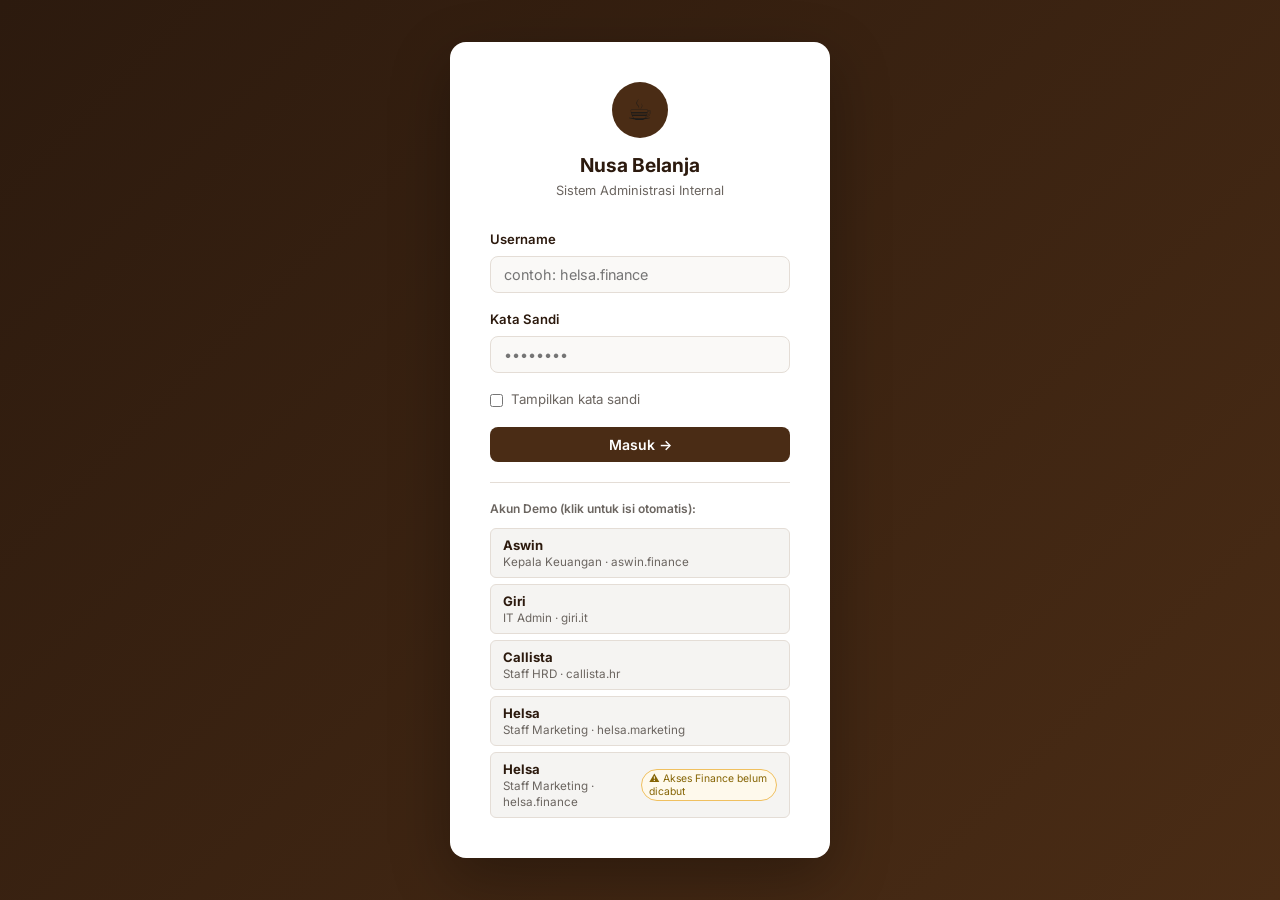
<file: admin/marketing.html>
<!DOCTYPE html>
<html lang="id">
<head>
  <meta charset="UTF-8" />
  <meta name="viewport" content="width=device-width, initial-scale=1.0" />
  <title>Marketing — Nusa Belanja Admin</title>
  <link rel="preconnect" href="https://fonts.googleapis.com" />
  <link href="https://fonts.googleapis.com/css2?family=Inter:wght@400;500;600;700;800&display=swap" rel="stylesheet" />
  <link rel="stylesheet" href="../css/admin.css" />
</head>
<body data-title="Marketing" data-sub="Promo, laporan transaksi, dan email pelanggan" data-access="marketing-dashboard">
<div class="admin-shell" id="shell"></div>
<script src="../js/data.js"></script>
<script src="../js/admin.js"></script>
<script>
function onAdminReady(user) {
  const { esc, actor, addLog, toast } = Admin;
  const page = document.getElementById('page');

  // Data pelanggan fiktif untuk simulasi ekspor
  const CUSTOMERS = [
    { nama: 'Pelanggan Fiktif 01', hp: '0800-0000-0001', alamat: 'Jl. Contoh No. 1, Kota A', total: 1240000, riwayat: 'Gayo Arabika x3; V60 Set x1' },
    { nama: 'Pelanggan Fiktif 02', hp: '0800-0000-0002', alamat: 'Jl. Contoh No. 2, Kota B', total: 830000,  riwayat: 'Toraja Kalosi x2' },
    { nama: 'Pelanggan Fiktif 03', hp: '0800-0000-0003', alamat: 'Jl. Contoh No. 3, Kota C', total: 2105000, riwayat: 'Paket Gift Box x1; AeroPress x1' },
    { nama: 'Pelanggan Fiktif 04', hp: '0800-0000-0004', alamat: 'Jl. Contoh No. 4, Kota D', total: 415000,  riwayat: 'French Press x1' },
    { nama: 'Pelanggan Fiktif 05', hp: '0800-0000-0005', alamat: 'Jl. Contoh No. 5, Kota E', total: 960000,  riwayat: 'Langganan Bulanan Espresso x2' },
  ];

  const promo = PRODUCTS.find(p => p.id === 9); // Paket Kopi Premium
  const promoPrice = Math.round(promo.base * 0.9);

  page.innerHTML = `
    <div class="page-stack">
      <div class="card">
        <div class="card-header"><h3>Promo Gajian</h3><span class="pill pill-amber">GAJIAN10</span></div>
        <div class="card-section">
          <div class="stat-grid compact">
            <div class="stat-card"><div class="stat-label">Produk</div><div class="stat-value" style="font-size:1.1rem">${esc(promo.name)}</div></div>
            <div class="stat-card"><div class="stat-label">Harga normal</div><div class="stat-value" style="font-size:1.4rem">${fmt(promo.base)}</div></div>
            <div class="stat-card"><div class="stat-label">Harga promo (−10%)</div><div class="stat-value success" style="font-size:1.4rem">${fmt(promoPrice)}</div></div>
            <div class="stat-card"><div class="stat-label">Harga di katalog</div><div class="stat-value ${promo.price !== promoPrice ? 'danger' : ''}" style="font-size:1.4rem">${fmt(promo.price)}</div><div class="stat-note">${promo.price !== promoPrice ? 'Tidak sama dengan harga promo' : 'Sesuai harga promo'}</div></div>
          </div>
        </div>
      </div>

      <div class="card">
        <div class="card-header"><h3>Ekspor Data Transaksi</h3></div>
        <div class="card-section">
          <p class="muted-block">Laporan Transaksi Lengkap memuat nama, nomor HP, alamat, dan riwayat belanja pelanggan.</p>
          <button class="btn btn-ghost btn-sm" id="export">Unduh Laporan Transaksi Lengkap (CSV)</button>
        </div>
      </div>

      <div class="card">
        <div class="card-header"><h3>Email Blast</h3></div>
        <div class="card-section">
          <div class="form-grid">
            <div class="form-group">
              <label for="mail-to">Penerima</label>
              <input id="mail-to" list="recipients" placeholder="alamat email" autocomplete="off" />
              <datalist id="recipients">
                <option value="agensi.lama@adlinkmedia.example"></option>
                <option value="pelanggan.loyal@nusabelanja.example"></option>
              </datalist>
            </div>
            <div class="form-group">
              <label for="mail-subj">Subjek</label>
              <input id="mail-subj" value="Promo Gajian: Paket Kopi Premium" />
            </div>
          </div>
          <div class="form-group">
            <label for="mail-body">Isi</label>
            <textarea id="mail-body" rows="3">Diskon 10% untuk Paket Kopi Premium. Gunakan kode GAJIAN10.</textarea>
          </div>
          <button class="btn btn-primary btn-sm" id="send">Kirim email blast</button>
        </div>
      </div>
    </div>`;

  document.getElementById('export').onclick = () => {
    const head = 'nama,nomor_hp,alamat,total_belanja,riwayat';
    const rows = CUSTOMERS.map(c => [c.nama, c.hp, c.alamat, c.total, c.riwayat]
      .map(v => `"${String(v).replace(/"/g, '""')}"`).join(','));
    const blob = new Blob([[head, ...rows].join('\n')], { type: 'text/csv' });
    const a = document.createElement('a');
    a.href = URL.createObjectURL(blob);
    a.download = 'laporan_transaksi_lengkap.csv';
    a.click();
    addLog({ ...actor(user), action: 'Ekspor data transaksi', target: `Laporan Transaksi Lengkap (${rows.length} baris, memuat nomor HP dan alamat)`, type: 'data', level: 'warn' });
    toast('Laporan diunduh.', 'success');
  };

  document.getElementById('send').onclick = () => {
    const to = document.getElementById('mail-to').value.trim();
    const subj = document.getElementById('mail-subj').value.trim();
    if (!to) { toast('Isi alamat penerima terlebih dahulu.', 'error'); return; }
    addLog({ ...actor(user), action: 'Kirim email blast', target: `${to} · ${subj}`, type: 'data', level: 'warn' });
    toast('Email blast dikirim (simulasi).', 'success');
  };
}
</script>
</body>
</html>
</file>
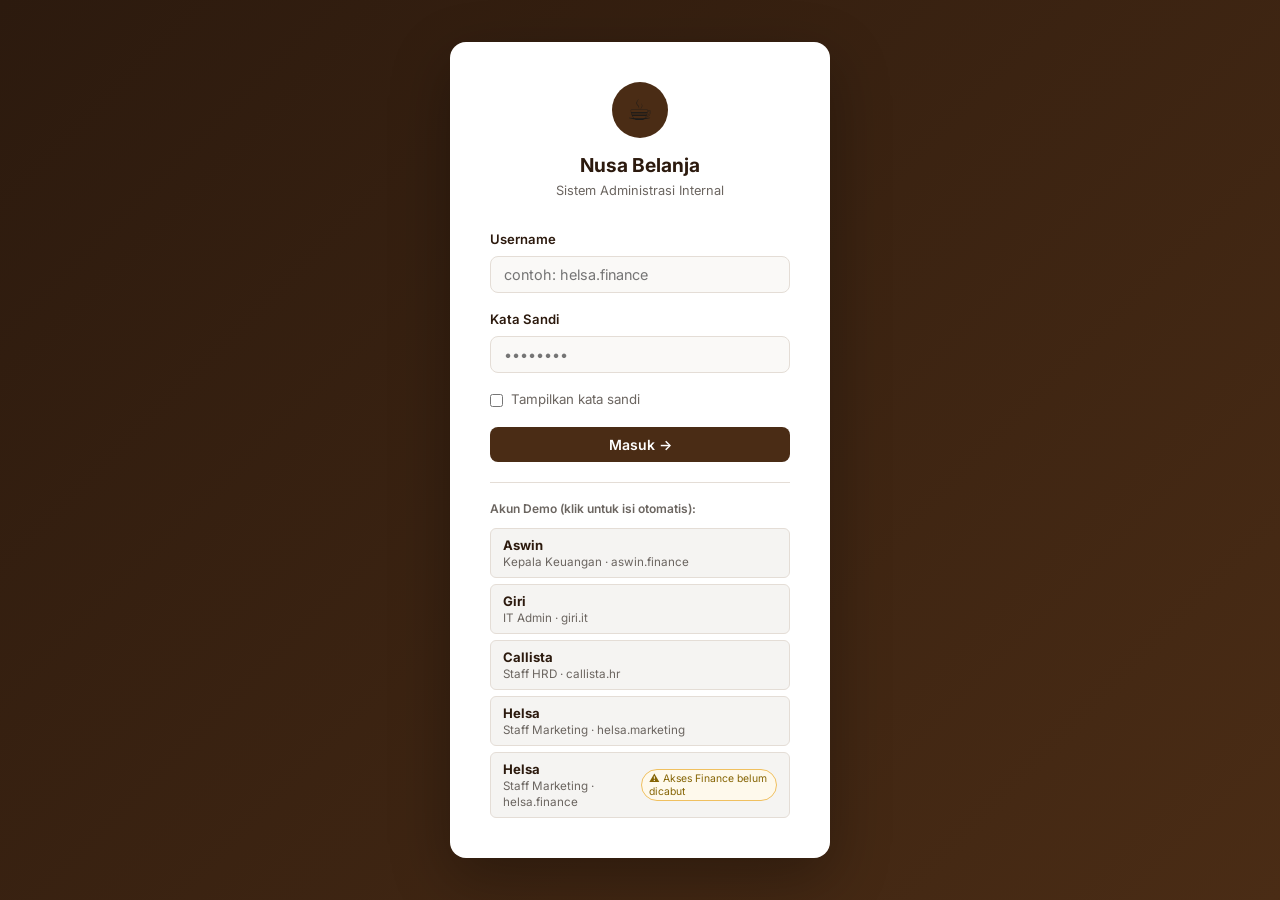
<file: admin/price-settings.html>
<!DOCTYPE html>
<html lang="id">
<head>
  <meta charset="UTF-8" />
  <meta name="viewport" content="width=device-width, initial-scale=1.0" />
  <title>Pengaturan Harga — Nusa Belanja Admin</title>
  <link rel="preconnect" href="https://fonts.googleapis.com" />
  <link href="https://fonts.googleapis.com/css2?family=Inter:wght@400;500;600;700;800&display=swap" rel="stylesheet" />
  <link rel="stylesheet" href="../css/admin.css" />
</head>
<body data-title="Pengaturan Harga" data-sub="Ubah harga produk yang tampil di katalog" data-access="price-settings">
<div class="admin-shell" id="shell"></div>
<script src="../js/data.js"></script>
<script src="../js/admin.js"></script>
<script>
function onAdminReady(user) {
  const { esc, actor, addLog, overrides, setOverrides, toast } = Admin;
  const page = document.getElementById('page');
  let flashId = null;

  function render() {
    page.innerHTML = `
      <div class="page-stack">
        <div class="alert-box info"><span class="alert-icon">ℹ</span>
          <div><strong>Perubahan harga langsung berlaku di katalog</strong>Tidak ada batas harga minimum dan tidak ada persetujuan kedua.</div>
        </div>
        <div class="card">
          <div class="card-header">
            <h3>Harga Produk</h3>
            <button class="btn btn-ghost btn-sm" id="reset-all">Kembalikan harga normal</button>
          </div>
          <div class="table-wrap"><table>
            <thead><tr><th>Produk</th><th>Kategori</th><th>Harga normal</th><th>Harga aktif</th><th>Harga baru</th><th></th></tr></thead>
            <tbody>
              ${PRODUCTS.map(p => `
                <tr class="${flashId === p.id ? 'price-changed' : ''}">
                  <td>${p.emoji} ${esc(p.name)}</td>
                  <td class="muted">${catLabel(p.cat)}</td>
                  <td>${fmt(p.base)}</td>
                  <td><strong>${fmt(p.price)}</strong></td>
                  <td><input class="price-input" type="number" min="1" step="100" id="in-${p.id}" value="${p.price}"></td>
                  <td><button class="btn btn-primary btn-xs" data-save="${p.id}">Simpan</button></td>
                </tr>`).join('')}
            </tbody>
          </table></div>
        </div>
      </div>`;
    flashId = null;
    page.querySelectorAll('[data-save]').forEach(b => b.onclick = () => save(Number(b.dataset.save)));
    document.getElementById('reset-all').onclick = resetAll;
  }

  function save(id) {
    const p = PRODUCTS.find(x => x.id === id);
    const val = parseInt(document.getElementById('in-' + id).value, 10);
    if (!val || val < 1) { toast('Harga harus berupa angka lebih dari 0.', 'error'); return; }
    if (val === p.price) { toast('Harga tidak berubah.', ''); return; }

    const old = p.price;
    const ov = overrides();
    if (val === p.base) delete ov[id]; else ov[id] = val;
    setOverrides(ov);
    p.price = val;

    addLog({ ...actor(user), action: 'Ubah harga', target: `${p.name}: ${fmt(old)} → ${fmt(val)}`, type: 'price', level: val < p.base * 0.5 ? 'danger' : 'warn' });
    flashId = id;
    render();
    toast(`Harga ${p.name} diperbarui.`, 'success');
  }

  function resetAll() {
    const changed = PRODUCTS.filter(p => p.price !== p.base);
    if (!changed.length) { toast('Semua harga sudah normal.', ''); return; }
    PRODUCTS.forEach(p => { p.price = p.base; });
    setOverrides({});
    addLog({ ...actor(user), action: 'Reset harga', target: `${changed.length} produk dikembalikan ke harga normal`, type: 'price', level: 'info' });
    render();
    toast('Harga dikembalikan ke normal.', 'success');
  }

  render();
}
</script>
</body>
</html>
</file>
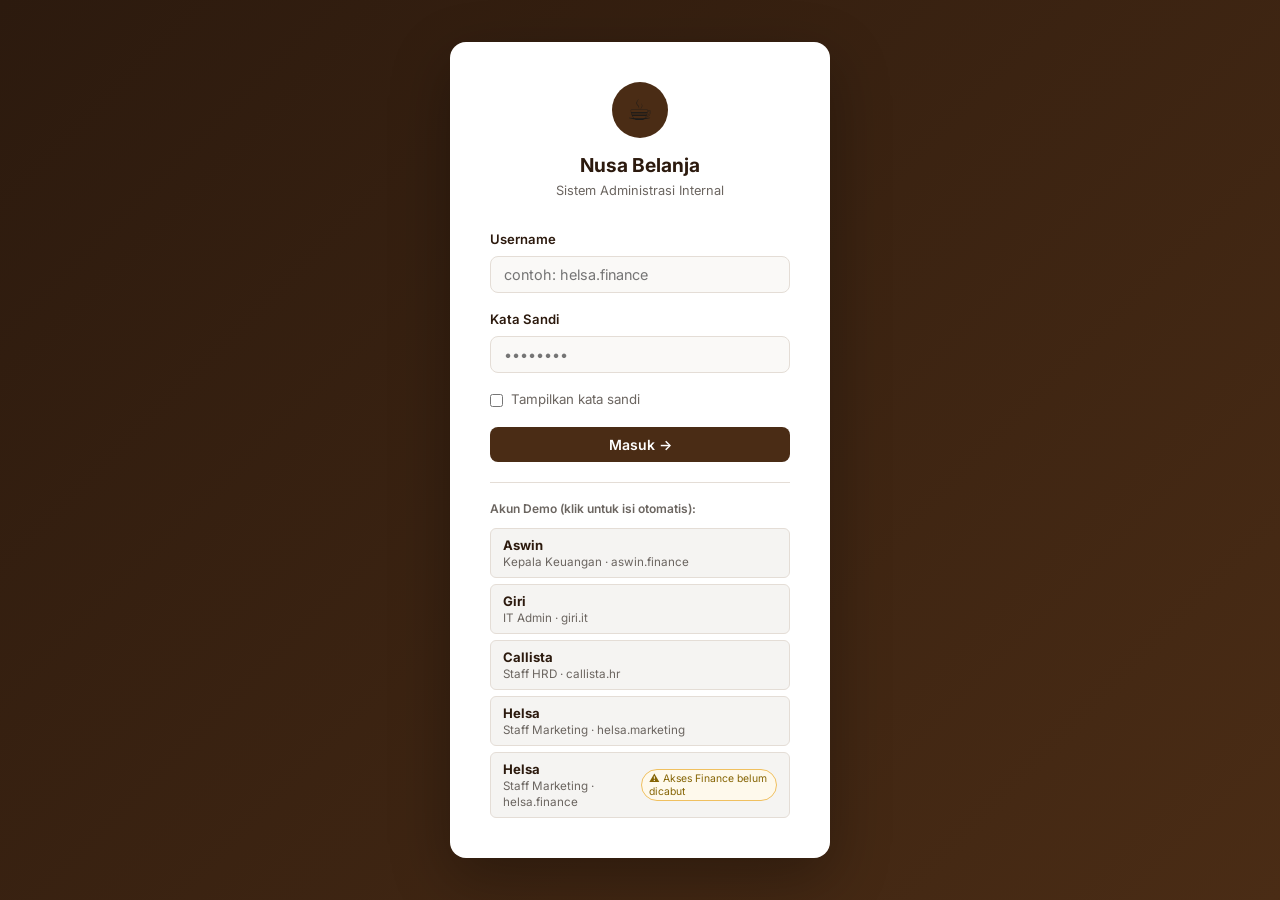
<file: admin/user-management.html>
<!DOCTYPE html>
<html lang="id">
<head>
  <meta charset="UTF-8" />
  <meta name="viewport" content="width=device-width, initial-scale=1.0" />
  <title>Manajemen Pengguna — Nusa Belanja Admin</title>
  <link rel="preconnect" href="https://fonts.googleapis.com" />
  <link href="https://fonts.googleapis.com/css2?family=Inter:wght@400;500;600;700;800&display=swap" rel="stylesheet" />
  <link rel="stylesheet" href="../css/admin.css" />
</head>
<body data-title="Manajemen Pengguna" data-sub="Akun internal dan hak aksesnya" data-access="user-management">
<div class="admin-shell" id="shell"></div>
<script src="../js/data.js"></script>
<script src="../js/admin.js"></script>
<script>
function onAdminReady(user) {
  const { esc, accounts, setAccounts, sensitiveKeys, hasMismatch, actor, addLog, refreshAlertPill, toast } = Admin;
  const isSensitive = k => k === 'finance-admin' || k === 'price-settings';
  const page = document.getElementById('page');

  function render() {
    const accs = accounts();
    const rows = accs.map(a => {
      const bad = hasMismatch(a);
      return `
        <tr>
          <td><strong>${esc(a.username)}</strong></td>
          <td>${esc(a.name)}<div class="muted">${esc(a.role)}</div></td>
          <td>${esc(a.dept)}</td>
          <td><div class="pill-list">${(a.access || []).map(k => `<span class="pill ${isSensitive(k) ? 'pill-amber' : 'pill-gray'}">${esc(k)}</span>`).join('')}</div></td>
          <td>${bad ? '<span class="pill pill-red">Tidak sesuai jabatan</span>' : '<span class="pill pill-green">Sesuai</span>'}</td>
          <td>${bad ? `<button class="btn btn-danger btn-xs" data-revoke="${esc(a.username)}">Cabut hak sensitif</button>` : ''}</td>
        </tr>`;
    }).join('');

    page.innerHTML = `
      <div class="page-stack">
        <div class="card">
          <div class="card-header"><h3>Daftar Akun</h3><span class="muted">${accs.length} akun</span></div>
          <div class="table-wrap"><table>
            <thead><tr><th>Username</th><th>Nama</th><th>Dept</th><th>Hak akses</th><th>Status</th><th></th></tr></thead>
            <tbody>${rows}</tbody>
          </table></div>
          <div class="card-footer">
            <span class="muted">Hak sensitif <em>finance-admin</em> hanya untuk Finance; <em>price-settings</em> untuk Finance dan IT.</span>
          </div>
        </div>
      </div>`;

    page.querySelectorAll('[data-revoke]').forEach(b => b.onclick = () => revoke(b.dataset.revoke));
  }

  function revoke(username) {
    let removed = [];
    const next = accounts().map(a => {
      if (a.username !== username) return a;
      removed = sensitiveKeys(a);
      return { ...a, access: (a.access || []).filter(k => !removed.includes(k)) };
    });
    setAccounts(next);
    addLog({ ...actor(user), action: 'Cabut hak akses', target: `${username}: ${removed.join(', ')}`, type: 'security', level: 'info' });
    render();
    refreshAlertPill();
    toast(`Hak sensitif ${username} dicabut.`, 'success');
  }

  render();
}
</script>
</body>
</html>
</file>
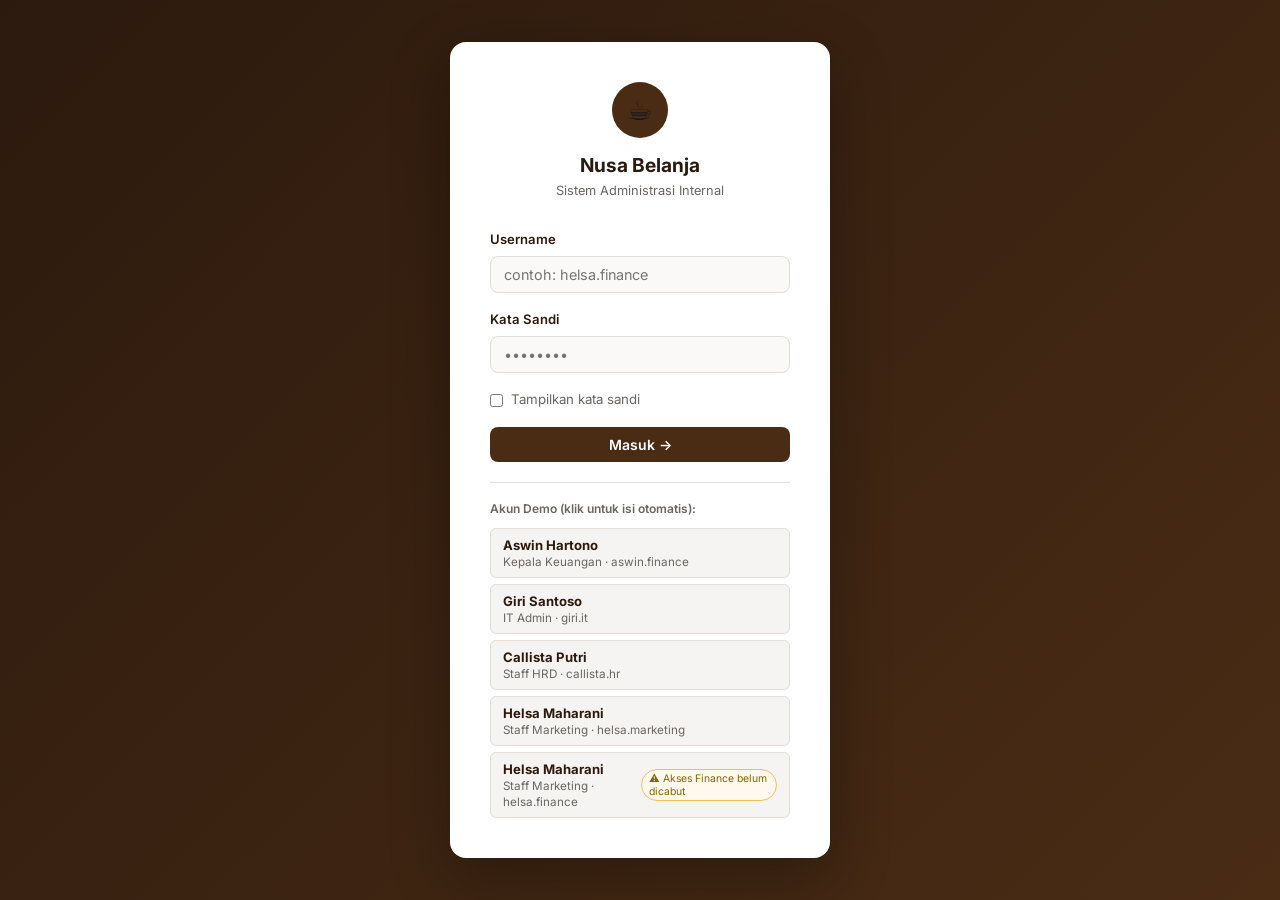
<file: web - Copy/admin/login.html>
<!DOCTYPE html>
<html lang="id">
<head>
  <meta charset="UTF-8" />
  <meta name="viewport" content="width=device-width, initial-scale=1.0" />
  <title>Login Admin — Nusa Belanja</title>
  <link rel="preconnect" href="https://fonts.googleapis.com" />
  <link href="https://fonts.googleapis.com/css2?family=Inter:wght@400;500;600;700;800&display=swap" rel="stylesheet" />
  <link rel="stylesheet" href="../css/admin.css" />
</head>
<body>
<div class="login-page">
  <div class="login-card">
    <div class="login-logo">
      <div class="logo-icon">☕</div>
      <h1>Nusa Belanja</h1>
      <p>Sistem Administrasi Internal</p>
    </div>
    <div class="login-error" id="login-error">Username atau kata sandi salah.</div>
    <div class="form-group">
      <label>Username</label>
      <input type="text" id="username" placeholder="contoh: helsa.finance" autocomplete="username" />
    </div>
    <div class="form-group">
      <label>Kata Sandi</label>
      <input type="password" id="password" placeholder="••••••••" autocomplete="current-password" />
    </div>
    <div style="margin-bottom:16px">
      <label style="display:flex;align-items:center;gap:8px;font-size:.83rem;color:var(--text-muted);cursor:pointer">
        <input type="checkbox" id="show-pass"> Tampilkan kata sandi
      </label>
    </div>
    <button class="btn btn-primary" style="width:100%" onclick="doLogin()">Masuk →</button>
    <div style="margin-top:20px;padding-top:16px;border-top:1px solid var(--border)">
      <p style="font-size:.75rem;color:var(--text-muted);margin-bottom:10px;font-weight:600">Akun Demo (klik untuk isi otomatis):</p>
      <div id="demo-accounts" style="display:flex;flex-direction:column;gap:6px"></div>
    </div>
  </div>
</div>

<script>
  const ACCOUNTS = [
    { username: 'aswin.finance',  password: 'admin123', name: 'Aswin Hartono',   role: 'Kepala Keuangan',  dept: 'Finance',   access: ['finance-admin','price-settings','user-management','access-log'] },
    { username: 'giri.it',        password: 'admin123', name: 'Giri Santoso',    role: 'IT Admin',         dept: 'IT',        access: ['user-management','access-log','price-settings'] },
    { username: 'callista.hr',    password: 'admin123', name: 'Callista Putri',  role: 'Staff HRD',        dept: 'HRD',       access: ['user-management','access-log'] },
    { username: 'helsa.marketing',password: 'admin123', name: 'Helsa Maharani',  role: 'Staff Marketing',  dept: 'Marketing', access: ['marketing-dashboard'] },
    // Helsa dengan akses Finance Admin lama (SKENARIO FILM)
    { username: 'helsa.finance',  password: 'admin123', name: 'Helsa Maharani',  role: 'Staff Marketing',  dept: 'Marketing', access: ['marketing-dashboard','finance-admin','price-settings'], note: '⚠ Akses Finance belum dicabut' },
  ];

  // Data awal akun hanya ditulis sekali; perubahan hak akses dari panel admin tidak boleh tertimpa.
  if (!localStorage.getItem('nb_accounts')) localStorage.setItem('nb_accounts', JSON.stringify(ACCOUNTS));

  const demoEl = document.getElementById('demo-accounts');
  ACCOUNTS.forEach(acc => {
    const btn = document.createElement('button');
    btn.style.cssText = 'background:#f5f4f2;border:1px solid #e4ddd6;border-radius:6px;padding:8px 12px;cursor:pointer;text-align:left;font-family:inherit;transition:background .15s;display:flex;align-items:center;justify-content:space-between;gap:8px';
    btn.innerHTML = `<div>
      <span style="font-size:.82rem;font-weight:700;color:#2c1a0e;display:block">${acc.name}</span>
      <span style="font-size:.73rem;color:#6b6560">${acc.role} · ${acc.username}</span>
    </div>
    ${acc.note ? `<span style="font-size:.65rem;background:#fef9ec;border:1px solid #f0c060;color:#856404;padding:2px 7px;border-radius:100px">${acc.note}</span>` : ''}`;
    btn.addEventListener('mouseenter', () => btn.style.background = '#e9e6e2');
    btn.addEventListener('mouseleave', () => btn.style.background = '#f5f4f2');
    btn.onclick = () => {
      document.getElementById('username').value = acc.username;
      document.getElementById('password').value = acc.password;
    };
    demoEl.appendChild(btn);
  });

  document.getElementById('show-pass').addEventListener('change', function () {
    document.getElementById('password').type = this.checked ? 'text' : 'password';
  });

  document.getElementById('password').addEventListener('keydown', e => {
    if (e.key === 'Enter') doLogin();
  });

  function doLogin() {
    const u = document.getElementById('username').value.trim();
    const p = document.getElementById('password').value;
    const accounts = JSON.parse(localStorage.getItem('nb_accounts') || '[]');
    const acc = accounts.find(a => a.username === u && a.password === p);
    if (acc) {
      localStorage.setItem('nb_current_user', JSON.stringify(acc));
      // Log login event
      const logs = JSON.parse(localStorage.getItem('nb_access_logs') || '[]');
      logs.unshift({ time: new Date().toLocaleTimeString('id-ID'), date: new Date().toLocaleDateString('id-ID'), user: acc.username, name: acc.name, dept: acc.dept, action: 'Login berhasil', target: 'Sistem Admin', type: 'auth', level: 'info' });
      localStorage.setItem('nb_access_logs', JSON.stringify(logs.slice(0, 100)));
      window.location.href = 'dashboard.html';
    } else {
      document.getElementById('login-error').style.display = 'block';
    }
  }
</script>
</body>
</html>
</file>
<file: css/style.css>
/* ─── Reset & Base ──────────────────────────────────────────── */
*, *::before, *::after { box-sizing: border-box; margin: 0; padding: 0; }
html { font-size: 16px; scroll-behavior: smooth; }
body {
  font-family: 'Inter', 'Segoe UI', system-ui, sans-serif;
  background: #faf9f7;
  color: #1a1a1a;
  line-height: 1.6;
}
a { color: inherit; text-decoration: none; }
img { display: block; max-width: 100%; }

/* ─── Tokens ────────────────────────────────────────────────── */
:root {
  --brown-900: #2c1a0e;
  --brown-700: #4a2c15;
  --brown-500: #7c4a1e;
  --brown-300: #c4874f;
  --brown-100: #f0dcc8;
  --cream:     #faf9f7;
  --cream-2:   #f4f0eb;
  --white:     #ffffff;
  --text:      #1a1a1a;
  --text-muted:#6b6560;
  --border:    #e4ddd6;
  --red:       #c0392b;
  --green:     #27ae60;
  --shadow-sm: 0 1px 3px rgba(0,0,0,.08);
  --shadow-md: 0 4px 16px rgba(0,0,0,.1);
  --r:         8px;
}

/* ─── Typography ────────────────────────────────────────────── */
h1, h2, h3, h4 { font-weight: 700; line-height: 1.25; color: var(--brown-900); }
h1 { font-size: clamp(1.8rem, 4vw, 2.8rem); }
h2 { font-size: clamp(1.3rem, 3vw, 2rem); }
h3 { font-size: 1.1rem; }
p  { color: var(--text-muted); }
small { font-size: .8rem; }

/* ─── Layout helpers ────────────────────────────────────────── */
.container { max-width: 1160px; margin: 0 auto; padding: 0 24px; }
.section    { padding: 64px 0; }
.section-sm { padding: 40px 0; }
.flex       { display: flex; align-items: center; }
.gap-8  { gap: 8px; }
.gap-16 { gap: 16px; }
.gap-24 { gap: 24px; }
.grid-4 { display: grid; grid-template-columns: repeat(auto-fill, minmax(240px, 1fr)); gap: 24px; }
.grid-3 { display: grid; grid-template-columns: repeat(auto-fill, minmax(300px, 1fr)); gap: 24px; }

/* ─── Buttons ───────────────────────────────────────────────── */
.btn {
  display: inline-flex; align-items: center; justify-content: center;
  gap: 8px; padding: 10px 20px; border-radius: var(--r);
  font-size: .9rem; font-weight: 600; cursor: pointer;
  border: none; transition: all .18s ease;
}
.btn-primary   { background: var(--brown-700); color: #fff; }
.btn-primary:hover { background: var(--brown-900); transform: translateY(-1px); box-shadow: var(--shadow-md); }
.btn-outline   { background: transparent; color: var(--brown-700); border: 2px solid var(--brown-700); }
.btn-outline:hover { background: var(--brown-700); color: #fff; }
.btn-sm        { padding: 7px 14px; font-size: .82rem; }
.btn-full      { width: 100%; }

/* ─── Navbar ────────────────────────────────────────────────── */
.navbar {
  position: sticky; top: 0; z-index: 100;
  background: var(--white); border-bottom: 1px solid var(--border);
  box-shadow: var(--shadow-sm);
}
.navbar .container { display: flex; align-items: center; justify-content: space-between; height: 64px; }
.navbar-brand { display: flex; align-items: center; gap: 10px; }
.navbar-brand .logo-icon {
  width: 36px; height: 36px; background: var(--brown-700); border-radius: 50%;
  display: flex; align-items: center; justify-content: center;
  color: #fff; font-size: 1.1rem;
}
.navbar-brand .brand-name { font-weight: 800; font-size: 1rem; color: var(--brown-900); letter-spacing: -.3px; }
.navbar-brand .brand-sub  { font-size: .7rem; color: var(--text-muted); font-weight: 400; display: block; margin-top: -2px; }
.nav-links { display: flex; align-items: center; gap: 4px; }
.nav-links a {
  padding: 8px 14px; border-radius: 6px;
  font-size: .88rem; font-weight: 500; color: var(--text-muted);
  transition: color .15s, background .15s;
}
.nav-links a:hover, .nav-links a.active { color: var(--brown-700); background: var(--brown-100); }
.nav-actions { display: flex; align-items: center; gap: 8px; }
.cart-btn {
  position: relative; padding: 8px 14px; border-radius: 6px;
  font-size: .88rem; font-weight: 600; color: var(--brown-700);
  background: var(--brown-100); border: none; cursor: pointer;
  display: flex; align-items: center; gap: 6px; transition: background .15s;
}
.cart-btn:hover { background: var(--brown-300); color: #fff; }
.cart-badge {
  position: absolute; top: -4px; right: -4px;
  background: var(--red); color: #fff;
  font-size: .65rem; font-weight: 700;
  width: 18px; height: 18px; border-radius: 50%;
  display: flex; align-items: center; justify-content: center;
  display: none;
}
.cart-badge.show { display: flex; }

/* ─── Hero ──────────────────────────────────────────────────── */
.hero {
  background: linear-gradient(135deg, var(--brown-900) 0%, var(--brown-700) 60%, var(--brown-500) 100%);
  color: #fff; padding: 80px 0 72px;
  position: relative; overflow: hidden;
}
.hero::before {
  content: '';
  position: absolute; inset: 0;
  background: url("data:image/svg+xml,%3Csvg width='60' height='60' viewBox='0 0 60 60' xmlns='http://www.w3.org/2000/svg'%3E%3Cg fill='none' fill-rule='evenodd'%3E%3Cg fill='%23ffffff' fill-opacity='0.03'%3E%3Ccircle cx='30' cy='30' r='20'/%3E%3C/g%3E%3C/g%3E%3C/svg%3E");
}
.hero .container { position: relative; }
.hero-inner { display: grid; grid-template-columns: 1fr 1fr; gap: 48px; align-items: center; }
.hero-tag { display: inline-block; background: rgba(255,255,255,.12); color: rgba(255,255,255,.9); font-size: .78rem; font-weight: 600; letter-spacing: .08em; text-transform: uppercase; padding: 5px 14px; border-radius: 100px; margin-bottom: 20px; }
.hero h1 { color: #fff; margin-bottom: 16px; }
.hero p  { color: rgba(255,255,255,.75); font-size: 1.05rem; margin-bottom: 32px; }
.hero-actions { display: flex; gap: 12px; }
.hero-visual {
  display: flex; align-items: center; justify-content: center;
  background: rgba(255,255,255,.06);
  border: 1px solid rgba(255,255,255,.1);
  border-radius: 16px; height: 280px;
  font-size: 6rem;
  backdrop-filter: blur(4px);
}

/* ─── Category strip ────────────────────────────────────────── */
.categories { background: var(--white); border-bottom: 1px solid var(--border); }
.cat-list   { display: flex; gap: 8px; padding: 16px 0; overflow-x: auto; }
.cat-list::-webkit-scrollbar { display: none; }
.cat-chip {
  flex-shrink: 0; padding: 8px 18px; border-radius: 100px;
  background: var(--cream-2); border: 1px solid var(--border);
  font-size: .85rem; font-weight: 500; color: var(--text-muted);
  cursor: pointer; transition: all .15s;
}
.cat-chip:hover, .cat-chip.active { background: var(--brown-700); color: #fff; border-color: var(--brown-700); }

/* ─── Product Card ──────────────────────────────────────────── */
.product-card {
  background: var(--white); border: 1px solid var(--border);
  border-radius: 12px; overflow: hidden;
  transition: box-shadow .2s, transform .2s;
  display: flex; flex-direction: column;
}
.product-card:hover { box-shadow: var(--shadow-md); transform: translateY(-3px); }
.product-img {
  height: 180px; background: var(--cream-2);
  display: flex; align-items: center; justify-content: center;
  font-size: 3.5rem; position: relative;
}
.product-badge {
  position: absolute; top: 10px; left: 10px;
  background: var(--brown-700); color: #fff;
  font-size: .68rem; font-weight: 700; padding: 3px 10px; border-radius: 100px;
  text-transform: uppercase; letter-spacing: .05em;
}
.product-badge.sale { background: var(--red); }
.product-badge.new  { background: var(--green); }
.product-body { padding: 16px; flex: 1; display: flex; flex-direction: column; gap: 6px; }
.product-cat  { font-size: .72rem; font-weight: 600; color: var(--brown-300); text-transform: uppercase; letter-spacing: .06em; }
.product-name { font-size: .95rem; font-weight: 700; color: var(--brown-900); }
.product-desc { font-size: .8rem; color: var(--text-muted); flex: 1; }
.product-footer { padding: 12px 16px; border-top: 1px solid var(--border); display: flex; align-items: center; justify-content: space-between; }
.product-price { font-weight: 800; font-size: 1rem; color: var(--brown-900); }
.product-price .original { font-size: .78rem; color: var(--text-muted); text-decoration: line-through; font-weight: 400; margin-right: 4px; }
.product-price.promo { color: var(--red); }

/* ─── Toast ─────────────────────────────────────────────────── */
#toast-container { position: fixed; bottom: 24px; right: 24px; z-index: 9999; display: flex; flex-direction: column; gap: 8px; }
.toast {
  background: var(--brown-900); color: #fff;
  padding: 12px 20px; border-radius: 8px;
  font-size: .87rem; font-weight: 500;
  box-shadow: var(--shadow-md);
  display: flex; align-items: center; gap: 8px;
  animation: slideIn .25s ease;
  max-width: 320px;
}
.toast.success { background: var(--green); }
.toast.error   { background: var(--red); }
@keyframes slideIn { from { transform: translateX(100%); opacity: 0; } to { transform: translateX(0); opacity: 1; } }

/* ─── Cart Drawer ────────────────────────────────────────────── */
.drawer-overlay {
  display: none; position: fixed; inset: 0; background: rgba(0,0,0,.4); z-index: 200;
}
.drawer-overlay.open { display: block; }
.cart-drawer {
  position: fixed; top: 0; right: -480px; width: 100%; max-width: 420px; height: 100vh;
  background: var(--white); z-index: 201;
  box-shadow: -4px 0 32px rgba(0,0,0,.15);
  display: flex; flex-direction: column;
  transition: right .3s ease;
}
.cart-drawer.open { right: 0; }
.drawer-header { padding: 20px 24px; border-bottom: 1px solid var(--border); display: flex; align-items: center; justify-content: space-between; }
.drawer-header h3 { font-size: 1rem; }
.drawer-close { background: none; border: none; font-size: 1.4rem; cursor: pointer; color: var(--text-muted); }
.drawer-body { flex: 1; overflow-y: auto; padding: 16px 24px; }
.drawer-empty { text-align: center; padding: 60px 0; color: var(--text-muted); font-size: .9rem; }
.cart-item { display: flex; gap: 12px; padding: 12px 0; border-bottom: 1px solid var(--border); }
.cart-item-icon { font-size: 2rem; width: 48px; height: 48px; background: var(--cream-2); border-radius: 8px; display: flex; align-items: center; justify-content: center; flex-shrink: 0; }
.cart-item-info { flex: 1; }
.cart-item-name { font-size: .88rem; font-weight: 600; color: var(--brown-900); }
.cart-item-price { font-size: .82rem; color: var(--text-muted); }
.cart-item-qty { display: flex; align-items: center; gap: 8px; margin-top: 6px; }
.qty-btn { width: 26px; height: 26px; border: 1px solid var(--border); background: #fff; border-radius: 4px; cursor: pointer; font-size: 1rem; font-weight: 700; color: var(--brown-700); display: flex; align-items: center; justify-content: center; }
.qty-btn:hover { background: var(--brown-100); }
.qty-num { font-size: .88rem; font-weight: 600; min-width: 24px; text-align: center; }
.cart-item-remove { background: none; border: none; cursor: pointer; color: var(--text-muted); font-size: .85rem; padding: 4px; }
.cart-item-remove:hover { color: var(--red); }
.drawer-footer { padding: 16px 24px; border-top: 1px solid var(--border); }
.cart-total { display: flex; justify-content: space-between; margin-bottom: 14px; font-size: .95rem; }
.cart-total-label { color: var(--text-muted); }
.cart-total-value { font-weight: 800; color: var(--brown-900); font-size: 1.1rem; }

/* ─── Section headers ────────────────────────────────────────── */
.section-header { margin-bottom: 32px; }
.section-header h2 { margin-bottom: 8px; }
.section-header p  { font-size: .95rem; }
.section-header .flex { justify-content: space-between; }

/* ─── Features strip ─────────────────────────────────────────── */
.features { background: var(--brown-900); color: #fff; padding: 40px 0; }
.feature-list { display: grid; grid-template-columns: repeat(auto-fit, minmax(200px, 1fr)); gap: 24px; }
.feature-item { display: flex; align-items: center; gap: 12px; }
.feature-icon { font-size: 1.5rem; width: 44px; height: 44px; background: rgba(255,255,255,.1); border-radius: 8px; display: flex; align-items: center; justify-content: center; flex-shrink: 0; }
.feature-item h4 { color: #fff; font-size: .88rem; font-weight: 700; }
.feature-item p  { font-size: .78rem; color: rgba(255,255,255,.6); margin-top: 2px; }

/* ─── Banner promo ───────────────────────────────────────────── */
.promo-banner {
  background: linear-gradient(to right, var(--brown-500), var(--brown-300));
  border-radius: 16px; padding: 40px 48px;
  display: flex; align-items: center; justify-content: space-between;
  color: #fff; gap: 24px;
}
.promo-banner h2 { color: #fff; font-size: 1.8rem; margin-bottom: 8px; }
.promo-banner p  { color: rgba(255,255,255,.85); font-size: 1rem; }
.promo-badge { font-size: .78rem; background: rgba(255,255,255,.2); padding: 4px 14px; border-radius: 100px; margin-bottom: 12px; display: inline-block; }

/* ─── Footer ─────────────────────────────────────────────────── */
footer {
  background: var(--brown-900); color: rgba(255,255,255,.6);
  padding: 48px 0 24px;
}
.footer-grid { display: grid; grid-template-columns: 2fr 1fr 1fr 1fr; gap: 40px; margin-bottom: 40px; }
.footer-brand .brand-name { color: #fff; font-size: 1.1rem; font-weight: 800; margin-bottom: 8px; display: block; }
.footer-brand p { font-size: .83rem; line-height: 1.7; }
.footer-col h4 { color: #fff; font-size: .88rem; font-weight: 700; margin-bottom: 12px; }
.footer-col ul { list-style: none; }
.footer-col ul li { margin-bottom: 8px; }
.footer-col ul li a { font-size: .83rem; color: rgba(255,255,255,.5); transition: color .15s; }
.footer-col ul li a:hover { color: rgba(255,255,255,.9); }
.footer-bottom { border-top: 1px solid rgba(255,255,255,.1); padding-top: 20px; display: flex; align-items: center; justify-content: space-between; font-size: .78rem; }

/* ─── Modal ──────────────────────────────────────────────────── */
.modal-overlay {
  display: none; position: fixed; inset: 0;
  background: rgba(0,0,0,.5); z-index: 300;
  align-items: center; justify-content: center;
}
.modal-overlay.open { display: flex; }
.modal {
  background: #fff; border-radius: 16px;
  width: 90%; max-width: 440px;
  padding: 32px; box-shadow: var(--shadow-md);
  animation: modalIn .25s ease;
}
@keyframes modalIn { from { transform: scale(.96); opacity: 0; } to { transform: scale(1); opacity: 1; } }
.modal h3 { margin-bottom: 20px; font-size: 1.1rem; }
.modal-close { float: right; background: none; border: none; font-size: 1.3rem; cursor: pointer; color: var(--text-muted); }
.form-row { margin-bottom: 14px; }
.form-row label { display: block; font-size: .82rem; font-weight: 600; color: var(--brown-900); margin-bottom: 6px; }
.form-row input, .form-row select {
  width: 100%; padding: 10px 14px; border: 1px solid var(--border);
  border-radius: var(--r); font-size: .9rem;
  background: var(--cream); transition: border-color .15s;
}
.form-row input:focus, .form-row select:focus { outline: none; border-color: var(--brown-500); background: #fff; }

/* ─── Responsive ─────────────────────────────────────────────── */
@media (max-width: 768px) {
  .hero-inner      { grid-template-columns: 1fr; }
  .hero-visual     { display: none; }
  .footer-grid     { grid-template-columns: 1fr 1fr; }
  .promo-banner    { flex-direction: column; padding: 28px 24px; }
  .nav-links       { display: none; }
}
@media (max-width: 480px) {
  .footer-grid { grid-template-columns: 1fr; }
}
</file>
<file: css/admin.css>
/* ─── Admin global ───────────────────────────────────────────── */
*, *::before, *::after { box-sizing: border-box; margin: 0; padding: 0; }
html { font-size: 16px; }
body {
  font-family: 'Inter', 'Segoe UI', system-ui, sans-serif;
  background: #f5f4f2;
  color: #1a1a1a;
  line-height: 1.6;
}
a { color: inherit; text-decoration: none; }

/* ─── Tokens ─────────────────────────────────────────────────── */
:root {
  --brown-900: #2c1a0e;
  --brown-700: #4a2c15;
  --brown-500: #7c4a1e;
  --brown-300: #c4874f;
  --brown-100: #f0dcc8;
  --sidebar-bg: #1e1410;
  --sidebar-hover: rgba(255,255,255,.07);
  --sidebar-active: rgba(196,135,79,.15);
  --sidebar-active-bar: #c4874f;
  --topbar-bg: #ffffff;
  --card-bg: #ffffff;
  --border: #e4ddd6;
  --cream: #faf9f7;
  --text-muted: #6b6560;
  --red:   #e74c3c;
  --green: #27ae60;
  --blue:  #2980b9;
  --amber: #e67e22;
  --shadow-sm: 0 1px 3px rgba(0,0,0,.08);
  --shadow-md: 0 4px 16px rgba(0,0,0,.1);
  --r: 8px;
}

/* ─── Layout shell ───────────────────────────────────────────── */
.admin-shell { display: flex; height: 100vh; }

/* ─── Sidebar ────────────────────────────────────────────────── */
.sidebar {
  width: 240px; flex-shrink: 0;
  background: var(--sidebar-bg);
  display: flex; flex-direction: column;
  overflow-y: auto;
}
.sidebar-logo {
  padding: 20px 20px 16px;
  border-bottom: 1px solid rgba(255,255,255,.07);
  display: flex; align-items: center; gap: 10px;
}
.sidebar-logo .logo-icon {
  width: 32px; height: 32px; background: var(--brown-300); border-radius: 50%;
  display: flex; align-items: center; justify-content: center; font-size: .95rem; flex-shrink: 0;
}
.sidebar-logo .brand { color: #fff; font-weight: 800; font-size: .92rem; }
.sidebar-logo .sub   { color: rgba(255,255,255,.4); font-size: .65rem; display: block; margin-top: 1px; }

.sidebar-section { padding: 16px 12px 4px; }
.sidebar-section-label { font-size: .65rem; font-weight: 700; text-transform: uppercase; letter-spacing: .1em; color: rgba(255,255,255,.3); padding: 0 8px; margin-bottom: 4px; }

.nav-item {
  display: flex; align-items: center; gap: 10px;
  padding: 9px 10px; border-radius: 6px; margin-bottom: 1px;
  font-size: .855rem; font-weight: 500; color: rgba(255,255,255,.55);
  cursor: pointer; transition: all .15s;
  position: relative;
}
.nav-item:hover { background: var(--sidebar-hover); color: rgba(255,255,255,.85); }
.nav-item.active {
  background: var(--sidebar-active); color: #fff; font-weight: 600;
}
.nav-item.active::before {
  content: ''; position: absolute; left: 0; top: 4px; bottom: 4px;
  width: 3px; border-radius: 0 2px 2px 0; background: var(--sidebar-active-bar);
}
.nav-item .nav-icon { width: 18px; text-align: center; font-size: 1rem; }
.nav-badge { margin-left: auto; background: var(--red); color: #fff; font-size: .65rem; font-weight: 700; padding: 2px 7px; border-radius: 100px; }

.sidebar-footer { margin-top: auto; padding: 12px; border-top: 1px solid rgba(255,255,255,.07); }
.user-card { display: flex; align-items: center; gap: 10px; padding: 8px 8px; border-radius: 6px; }
.user-avatar { width: 32px; height: 32px; border-radius: 50%; background: var(--brown-500); color: #fff; font-size: .78rem; font-weight: 700; display: flex; align-items: center; justify-content: center; flex-shrink: 0; }
.user-name  { font-size: .82rem; font-weight: 600; color: rgba(255,255,255,.85); }
.user-role  { font-size: .7rem; color: rgba(255,255,255,.4); }
.logout-btn { margin-top: 4px; display: flex; align-items: center; gap: 8px; padding: 7px 8px; border-radius: 5px; font-size: .8rem; color: rgba(255,255,255,.4); cursor: pointer; transition: all .15s; }
.logout-btn:hover { background: rgba(231,76,60,.15); color: #e74c3c; }

/* ─── Main area ──────────────────────────────────────────────── */
.main-area { flex: 1; display: flex; flex-direction: column; overflow: hidden; }

.topbar {
  height: 60px; flex-shrink: 0;
  background: var(--topbar-bg); border-bottom: 1px solid var(--border);
  display: flex; align-items: center; justify-content: space-between;
  padding: 0 24px;
}
.topbar-left h2 { font-size: 1rem; font-weight: 700; color: var(--brown-900); }
.topbar-left p  { font-size: .75rem; color: var(--text-muted); }
.topbar-right { display: flex; align-items: center; gap: 12px; }
.topbar-alert {
  display: flex; align-items: center; gap: 6px;
  background: #fef9ec; border: 1px solid #f0c060;
  color: #856404; font-size: .78rem; font-weight: 500;
  padding: 5px 12px; border-radius: 100px;
  cursor: pointer; transition: all .15s;
}
.topbar-alert:hover { background: #f0c060; }
.alert-dot { width: 6px; height: 6px; background: #e67e22; border-radius: 50%; }
.topbar-time { font-size: .78rem; color: var(--text-muted); }

.page-content { flex: 1; overflow-y: auto; padding: 24px; }

/* ─── Cards & Stats ──────────────────────────────────────────── */
.stat-grid { display: grid; grid-template-columns: repeat(auto-fit, minmax(180px, 1fr)); gap: 16px; margin-bottom: 24px; }
.stat-card {
  background: var(--card-bg); border: 1px solid var(--border);
  border-radius: 10px; padding: 20px;
}
.stat-label { font-size: .75rem; font-weight: 600; color: var(--text-muted); text-transform: uppercase; letter-spacing: .06em; margin-bottom: 8px; }
.stat-value { font-size: 1.8rem; font-weight: 800; color: var(--brown-900); line-height: 1; margin-bottom: 6px; }
.stat-value.danger { color: var(--red); }
.stat-value.success { color: var(--green); }
.stat-note  { font-size: .75rem; color: var(--text-muted); }
.stat-note.up   { color: var(--green); }
.stat-note.down { color: var(--red); }

.card {
  background: var(--card-bg); border: 1px solid var(--border);
  border-radius: 10px; overflow: hidden;
}
.card-header {
  padding: 16px 20px; border-bottom: 1px solid var(--border);
  display: flex; align-items: center; justify-content: space-between;
}
.card-header h3 { font-size: .95rem; font-weight: 700; }
.card-body { padding: 20px; }

/* ─── Table ──────────────────────────────────────────────────── */
.table-wrap { overflow-x: auto; }
table { width: 100%; border-collapse: collapse; font-size: .855rem; }
thead tr { border-bottom: 2px solid var(--border); }
thead th { padding: 10px 14px; text-align: left; font-size: .75rem; font-weight: 700; text-transform: uppercase; letter-spacing: .06em; color: var(--text-muted); }
tbody tr { border-bottom: 1px solid var(--border); transition: background .12s; }
tbody tr:hover { background: var(--cream); }
tbody tr:last-child { border-bottom: none; }
td { padding: 12px 14px; color: var(--brown-900); }
td .muted { color: var(--text-muted); font-size: .78rem; }

/* ─── Badges / pills ─────────────────────────────────────────── */
.pill { display: inline-flex; align-items: center; gap: 4px; padding: 3px 10px; border-radius: 100px; font-size: .72rem; font-weight: 700; }
.pill-green  { background: #d4edda; color: #155724; }
.pill-red    { background: #f8d7da; color: #721c24; }
.pill-amber  { background: #fff3cd; color: #856404; }
.pill-blue   { background: #d1ecf1; color: #0c5460; }
.pill-gray   { background: #e9ecef; color: #495057; }

/* ─── Alert box (in-page) ────────────────────────────────────── */
.alert-box {
  border-radius: var(--r); padding: 14px 18px; margin-bottom: 20px;
  display: flex; align-items: flex-start; gap: 12px;
  font-size: .875rem;
}
.alert-box.danger  { background: #fdf2f2; border: 1px solid #f5c2c7; color: #842029; }
.alert-box.warning { background: #fffbee; border: 1px solid #fde68a; color: #92400e; }
.alert-box.info    { background: #eff6ff; border: 1px solid #bfdbfe; color: #1e40af; }
.alert-box.success { background: #f0fdf4; border: 1px solid #bbf7d0; color: #166534; }
.alert-icon { font-size: 1.1rem; margin-top: 1px; }
.alert-box strong  { display: block; font-weight: 700; margin-bottom: 2px; }

/* ─── Form controls (admin) ──────────────────────────────────── */
.form-group { margin-bottom: 16px; }
.form-group label { display: block; font-size: .82rem; font-weight: 600; color: var(--brown-900); margin-bottom: 6px; }
.form-group input, .form-group select, .form-group textarea {
  width: 100%; padding: 9px 13px; border: 1px solid var(--border);
  border-radius: var(--r); font-size: .9rem; background: var(--cream);
  transition: border-color .15s; font-family: inherit;
}
.form-group input:focus, .form-group select:focus, .form-group textarea:focus {
  outline: none; border-color: var(--brown-500); background: #fff;
}
.form-group input[readonly] { background: #f0ede9; color: var(--text-muted); cursor: not-allowed; }
.form-grid { display: grid; grid-template-columns: 1fr 1fr; gap: 16px; }

/* ─── Buttons ─────────────────────────────────────────────────── */
.btn {
  display: inline-flex; align-items: center; justify-content: center;
  gap: 7px; padding: 9px 18px; border-radius: var(--r);
  font-size: .875rem; font-weight: 600; cursor: pointer;
  border: none; transition: all .15s; font-family: inherit;
}
.btn-primary { background: var(--brown-700); color: #fff; }
.btn-primary:hover { background: var(--brown-900); }
.btn-danger  { background: var(--red); color: #fff; }
.btn-danger:hover { background: #c0392b; }
.btn-success { background: var(--green); color: #fff; }
.btn-success:hover { background: #219a52; }
.btn-ghost   { background: transparent; color: var(--text-muted); border: 1px solid var(--border); }
.btn-ghost:hover { background: var(--cream); color: var(--brown-700); }
.btn-sm      { padding: 6px 13px; font-size: .78rem; }
.btn-xs      { padding: 4px 10px; font-size: .72rem; }

/* ─── Access log timeline ────────────────────────────────────── */
.timeline { position: relative; padding-left: 28px; }
.timeline::before { content: ''; position: absolute; left: 8px; top: 4px; bottom: 4px; width: 2px; background: var(--border); }
.tl-item { position: relative; margin-bottom: 20px; }
.tl-dot  { position: absolute; left: -24px; top: 3px; width: 12px; height: 12px; border-radius: 50%; border: 2px solid #fff; box-shadow: 0 0 0 2px var(--border); }
.tl-dot.red   { background: var(--red); box-shadow: 0 0 0 2px #f8d7da; }
.tl-dot.amber { background: var(--amber); box-shadow: 0 0 0 2px #fff3cd; }
.tl-dot.green { background: var(--green); box-shadow: 0 0 0 2px #d4edda; }
.tl-dot.blue  { background: var(--blue); box-shadow: 0 0 0 2px #d1ecf1; }
.tl-dot.gray  { background: #adb5bd; }
.tl-time  { font-size: .72rem; color: var(--text-muted); margin-bottom: 2px; }
.tl-title { font-size: .88rem; font-weight: 700; color: var(--brown-900); margin-bottom: 2px; }
.tl-desc  { font-size: .8rem; color: var(--text-muted); }

/* ─── Login page ─────────────────────────────────────────────── */
.login-page { min-height: 100vh; background: linear-gradient(135deg, var(--brown-900), var(--brown-700)); display: flex; align-items: center; justify-content: center; padding: 24px; }
.login-card { background: #fff; border-radius: 16px; padding: 40px; width: 100%; max-width: 380px; box-shadow: 0 20px 60px rgba(0,0,0,.3); }
.login-logo { text-align: center; margin-bottom: 28px; }
.login-logo .logo-icon { width: 56px; height: 56px; background: var(--brown-700); border-radius: 50%; display: flex; align-items: center; justify-content: center; font-size: 1.8rem; margin: 0 auto 12px; }
.login-logo h1 { font-size: 1.2rem; color: var(--brown-900); }
.login-logo p  { font-size: .8rem; color: var(--text-muted); }
.login-error { background: #fdf2f2; border: 1px solid #f5c2c7; color: #842029; padding: 10px 14px; border-radius: var(--r); font-size: .82rem; margin-bottom: 16px; display: none; }

/* ─── Price change highlight ─────────────────────────────────── */
.price-changed { animation: highlightPulse 2s ease; }
@keyframes highlightPulse {
  0%  { background: transparent; }
  20% { background: #fff3cd; }
  80% { background: #fff3cd; }
  100%{ background: transparent; }
}

/* ─── Incident banner ────────────────────────────────────────── */
.incident-bar {
  background: #fdf2f2; border-bottom: 2px solid var(--red);
  padding: 10px 24px; display: flex; align-items: center; gap: 10px;
  font-size: .82rem; font-weight: 600; color: #842029; flex-shrink: 0;
}
.incident-bar .dot { width: 8px; height: 8px; border-radius: 50%; background: var(--red); animation: blink 1s infinite; }
@keyframes blink { 0%,100%{ opacity:1; } 50%{ opacity:.3; } }

/* ─── Scrollbar ──────────────────────────────────────────────── */
::-webkit-scrollbar { width: 6px; height: 6px; }
::-webkit-scrollbar-track { background: transparent; }
::-webkit-scrollbar-thumb { background: var(--brown-100); border-radius: 3px; }
::-webkit-scrollbar-thumb:hover { background: var(--brown-300); }

/* ─── Modul halaman admin ────────────────────────────────────── */
.page-stack { display: flex; flex-direction: column; gap: 20px; }
.page-content > .incident-bar { margin: -24px -24px 24px; }
.card-footer { padding: 14px 20px; border-top: 1px solid var(--border); display: flex; align-items: center; justify-content: space-between; gap: 12px; flex-wrap: wrap; }
.card-section { padding: 20px; }
.row-actions { display: flex; gap: 8px; flex-wrap: wrap; align-items: center; }
.pill-list { display: flex; gap: 4px; flex-wrap: wrap; }
.muted { font-size: .8rem; color: var(--text-muted); }
.muted-block { font-size: .85rem; color: var(--text-muted); margin-bottom: 14px; }
.empty { font-size: .875rem; color: var(--text-muted); padding: 8px 0; }
.stat-grid.compact { margin-bottom: 0; }
.price-input, .filter-select {
  padding: 6px 10px; border: 1px solid var(--border); border-radius: var(--r);
  font-size: .85rem; background: var(--cream); font-family: inherit; color: var(--brown-900);
}
.price-input { width: 130px; }
.filter-select { padding: 7px 12px; background: #fff; }
.price-input:focus, .filter-select:focus { outline: none; border-color: var(--brown-500); background: #fff; }
.btn:disabled { opacity: .5; cursor: not-allowed; }
.card-section .form-group:last-child, .card-section .muted-block:last-child { margin-bottom: 0; }

/* ─── Toast ──────────────────────────────────────────────────── */
#toast-container { position: fixed; bottom: 24px; right: 24px; z-index: 999; display: flex; flex-direction: column; gap: 8px; }
.toast {
  background: var(--brown-900); color: #fff; padding: 12px 18px; border-radius: 8px;
  font-size: .85rem; box-shadow: var(--shadow-md); max-width: 320px;
  animation: toastIn .2s ease;
}
.toast.success { background: var(--green); }
.toast.error   { background: var(--red); }
@keyframes toastIn { from { opacity: 0; transform: translateY(6px); } to { opacity: 1; transform: none; } }

/* ─── Responsif ──────────────────────────────────────────────── */
@media (max-width: 768px) {
  .admin-shell { flex-direction: column; height: auto; }
  .sidebar { width: 100%; }
  .main-area, .page-content { overflow: visible; }
  .topbar { height: auto; flex-wrap: wrap; padding: 14px 16px; gap: 8px; }
  .form-grid { grid-template-columns: 1fr; }
  .page-content > .incident-bar { margin: -24px -16px 24px; }
}
</file>
<file: web - Copy/css/admin.css>
/* ─── Admin global ───────────────────────────────────────────── */
*, *::before, *::after { box-sizing: border-box; margin: 0; padding: 0; }
html { font-size: 16px; }
body {
  font-family: 'Inter', 'Segoe UI', system-ui, sans-serif;
  background: #f5f4f2;
  color: #1a1a1a;
  line-height: 1.6;
}
a { color: inherit; text-decoration: none; }

/* ─── Tokens ─────────────────────────────────────────────────── */
:root {
  --brown-900: #2c1a0e;
  --brown-700: #4a2c15;
  --brown-500: #7c4a1e;
  --brown-300: #c4874f;
  --brown-100: #f0dcc8;
  --sidebar-bg: #1e1410;
  --sidebar-hover: rgba(255,255,255,.07);
  --sidebar-active: rgba(196,135,79,.15);
  --sidebar-active-bar: #c4874f;
  --topbar-bg: #ffffff;
  --card-bg: #ffffff;
  --border: #e4ddd6;
  --cream: #faf9f7;
  --text-muted: #6b6560;
  --red:   #e74c3c;
  --green: #27ae60;
  --blue:  #2980b9;
  --amber: #e67e22;
  --shadow-sm: 0 1px 3px rgba(0,0,0,.08);
  --shadow-md: 0 4px 16px rgba(0,0,0,.1);
  --r: 8px;
}

/* ─── Layout shell ───────────────────────────────────────────── */
.admin-shell { display: flex; height: 100vh; }

/* ─── Sidebar ────────────────────────────────────────────────── */
.sidebar {
  width: 240px; flex-shrink: 0;
  background: var(--sidebar-bg);
  display: flex; flex-direction: column;
  overflow-y: auto;
}
.sidebar-logo {
  padding: 20px 20px 16px;
  border-bottom: 1px solid rgba(255,255,255,.07);
  display: flex; align-items: center; gap: 10px;
}
.sidebar-logo .logo-icon {
  width: 32px; height: 32px; background: var(--brown-300); border-radius: 50%;
  display: flex; align-items: center; justify-content: center; font-size: .95rem; flex-shrink: 0;
}
.sidebar-logo .brand { color: #fff; font-weight: 800; font-size: .92rem; }
.sidebar-logo .sub   { color: rgba(255,255,255,.4); font-size: .65rem; display: block; margin-top: 1px; }

.sidebar-section { padding: 16px 12px 4px; }
.sidebar-section-label { font-size: .65rem; font-weight: 700; text-transform: uppercase; letter-spacing: .1em; color: rgba(255,255,255,.3); padding: 0 8px; margin-bottom: 4px; }

.nav-item {
  display: flex; align-items: center; gap: 10px;
  padding: 9px 10px; border-radius: 6px; margin-bottom: 1px;
  font-size: .855rem; font-weight: 500; color: rgba(255,255,255,.55);
  cursor: pointer; transition: all .15s;
  position: relative;
}
.nav-item:hover { background: var(--sidebar-hover); color: rgba(255,255,255,.85); }
.nav-item.active {
  background: var(--sidebar-active); color: #fff; font-weight: 600;
}
.nav-item.active::before {
  content: ''; position: absolute; left: 0; top: 4px; bottom: 4px;
  width: 3px; border-radius: 0 2px 2px 0; background: var(--sidebar-active-bar);
}
.nav-item .nav-icon { width: 18px; text-align: center; font-size: 1rem; }
.nav-badge { margin-left: auto; background: var(--red); color: #fff; font-size: .65rem; font-weight: 700; padding: 2px 7px; border-radius: 100px; }

.sidebar-footer { margin-top: auto; padding: 12px; border-top: 1px solid rgba(255,255,255,.07); }
.user-card { display: flex; align-items: center; gap: 10px; padding: 8px 8px; border-radius: 6px; }
.user-avatar { width: 32px; height: 32px; border-radius: 50%; background: var(--brown-500); color: #fff; font-size: .78rem; font-weight: 700; display: flex; align-items: center; justify-content: center; flex-shrink: 0; }
.user-name  { font-size: .82rem; font-weight: 600; color: rgba(255,255,255,.85); }
.user-role  { font-size: .7rem; color: rgba(255,255,255,.4); }
.logout-btn { margin-top: 4px; display: flex; align-items: center; gap: 8px; padding: 7px 8px; border-radius: 5px; font-size: .8rem; color: rgba(255,255,255,.4); cursor: pointer; transition: all .15s; }
.logout-btn:hover { background: rgba(231,76,60,.15); color: #e74c3c; }

/* ─── Main area ──────────────────────────────────────────────── */
.main-area { flex: 1; display: flex; flex-direction: column; overflow: hidden; }

.topbar {
  height: 60px; flex-shrink: 0;
  background: var(--topbar-bg); border-bottom: 1px solid var(--border);
  display: flex; align-items: center; justify-content: space-between;
  padding: 0 24px;
}
.topbar-left h2 { font-size: 1rem; font-weight: 700; color: var(--brown-900); }
.topbar-left p  { font-size: .75rem; color: var(--text-muted); }
.topbar-right { display: flex; align-items: center; gap: 12px; }
.topbar-alert {
  display: flex; align-items: center; gap: 6px;
  background: #fef9ec; border: 1px solid #f0c060;
  color: #856404; font-size: .78rem; font-weight: 500;
  padding: 5px 12px; border-radius: 100px;
  cursor: pointer; transition: all .15s;
}
.topbar-alert:hover { background: #f0c060; }
.alert-dot { width: 6px; height: 6px; background: #e67e22; border-radius: 50%; }
.topbar-time { font-size: .78rem; color: var(--text-muted); }

.page-content { flex: 1; overflow-y: auto; padding: 24px; }

/* ─── Cards & Stats ──────────────────────────────────────────── */
.stat-grid { display: grid; grid-template-columns: repeat(auto-fit, minmax(180px, 1fr)); gap: 16px; margin-bottom: 24px; }
.stat-card {
  background: var(--card-bg); border: 1px solid var(--border);
  border-radius: 10px; padding: 20px;
}
.stat-label { font-size: .75rem; font-weight: 600; color: var(--text-muted); text-transform: uppercase; letter-spacing: .06em; margin-bottom: 8px; }
.stat-value { font-size: 1.8rem; font-weight: 800; color: var(--brown-900); line-height: 1; margin-bottom: 6px; }
.stat-value.danger { color: var(--red); }
.stat-value.success { color: var(--green); }
.stat-note  { font-size: .75rem; color: var(--text-muted); }
.stat-note.up   { color: var(--green); }
.stat-note.down { color: var(--red); }

.card {
  background: var(--card-bg); border: 1px solid var(--border);
  border-radius: 10px; overflow: hidden;
}
.card-header {
  padding: 16px 20px; border-bottom: 1px solid var(--border);
  display: flex; align-items: center; justify-content: space-between;
}
.card-header h3 { font-size: .95rem; font-weight: 700; }
.card-body { padding: 20px; }

/* ─── Table ──────────────────────────────────────────────────── */
.table-wrap { overflow-x: auto; }
table { width: 100%; border-collapse: collapse; font-size: .855rem; }
thead tr { border-bottom: 2px solid var(--border); }
thead th { padding: 10px 14px; text-align: left; font-size: .75rem; font-weight: 700; text-transform: uppercase; letter-spacing: .06em; color: var(--text-muted); }
tbody tr { border-bottom: 1px solid var(--border); transition: background .12s; }
tbody tr:hover { background: var(--cream); }
tbody tr:last-child { border-bottom: none; }
td { padding: 12px 14px; color: var(--brown-900); }
td .muted { color: var(--text-muted); font-size: .78rem; }

/* ─── Badges / pills ─────────────────────────────────────────── */
.pill { display: inline-flex; align-items: center; gap: 4px; padding: 3px 10px; border-radius: 100px; font-size: .72rem; font-weight: 700; }
.pill-green  { background: #d4edda; color: #155724; }
.pill-red    { background: #f8d7da; color: #721c24; }
.pill-amber  { background: #fff3cd; color: #856404; }
.pill-blue   { background: #d1ecf1; color: #0c5460; }
.pill-gray   { background: #e9ecef; color: #495057; }

/* ─── Alert box (in-page) ────────────────────────────────────── */
.alert-box {
  border-radius: var(--r); padding: 14px 18px; margin-bottom: 20px;
  display: flex; align-items: flex-start; gap: 12px;
  font-size: .875rem;
}
.alert-box.danger  { background: #fdf2f2; border: 1px solid #f5c2c7; color: #842029; }
.alert-box.warning { background: #fffbee; border: 1px solid #fde68a; color: #92400e; }
.alert-box.info    { background: #eff6ff; border: 1px solid #bfdbfe; color: #1e40af; }
.alert-box.success { background: #f0fdf4; border: 1px solid #bbf7d0; color: #166534; }
.alert-icon { font-size: 1.1rem; margin-top: 1px; }
.alert-box strong  { display: block; font-weight: 700; margin-bottom: 2px; }

/* ─── Form controls (admin) ──────────────────────────────────── */
.form-group { margin-bottom: 16px; }
.form-group label { display: block; font-size: .82rem; font-weight: 600; color: var(--brown-900); margin-bottom: 6px; }
.form-group input, .form-group select, .form-group textarea {
  width: 100%; padding: 9px 13px; border: 1px solid var(--border);
  border-radius: var(--r); font-size: .9rem; background: var(--cream);
  transition: border-color .15s; font-family: inherit;
}
.form-group input:focus, .form-group select:focus, .form-group textarea:focus {
  outline: none; border-color: var(--brown-500); background: #fff;
}
.form-group input[readonly] { background: #f0ede9; color: var(--text-muted); cursor: not-allowed; }
.form-grid { display: grid; grid-template-columns: 1fr 1fr; gap: 16px; }

/* ─── Buttons ─────────────────────────────────────────────────── */
.btn {
  display: inline-flex; align-items: center; justify-content: center;
  gap: 7px; padding: 9px 18px; border-radius: var(--r);
  font-size: .875rem; font-weight: 600; cursor: pointer;
  border: none; transition: all .15s; font-family: inherit;
}
.btn-primary { background: var(--brown-700); color: #fff; }
.btn-primary:hover { background: var(--brown-900); }
.btn-danger  { background: var(--red); color: #fff; }
.btn-danger:hover { background: #c0392b; }
.btn-success { background: var(--green); color: #fff; }
.btn-success:hover { background: #219a52; }
.btn-ghost   { background: transparent; color: var(--text-muted); border: 1px solid var(--border); }
.btn-ghost:hover { background: var(--cream); color: var(--brown-700); }
.btn-sm      { padding: 6px 13px; font-size: .78rem; }
.btn-xs      { padding: 4px 10px; font-size: .72rem; }

/* ─── Access log timeline ────────────────────────────────────── */
.timeline { position: relative; padding-left: 28px; }
.timeline::before { content: ''; position: absolute; left: 8px; top: 4px; bottom: 4px; width: 2px; background: var(--border); }
.tl-item { position: relative; margin-bottom: 20px; }
.tl-dot  { position: absolute; left: -24px; top: 3px; width: 12px; height: 12px; border-radius: 50%; border: 2px solid #fff; box-shadow: 0 0 0 2px var(--border); }
.tl-dot.red   { background: var(--red); box-shadow: 0 0 0 2px #f8d7da; }
.tl-dot.amber { background: var(--amber); box-shadow: 0 0 0 2px #fff3cd; }
.tl-dot.green { background: var(--green); box-shadow: 0 0 0 2px #d4edda; }
.tl-dot.blue  { background: var(--blue); box-shadow: 0 0 0 2px #d1ecf1; }
.tl-dot.gray  { background: #adb5bd; }
.tl-time  { font-size: .72rem; color: var(--text-muted); margin-bottom: 2px; }
.tl-title { font-size: .88rem; font-weight: 700; color: var(--brown-900); margin-bottom: 2px; }
.tl-desc  { font-size: .8rem; color: var(--text-muted); }

/* ─── Login page ─────────────────────────────────────────────── */
.login-page { min-height: 100vh; background: linear-gradient(135deg, var(--brown-900), var(--brown-700)); display: flex; align-items: center; justify-content: center; padding: 24px; }
.login-card { background: #fff; border-radius: 16px; padding: 40px; width: 100%; max-width: 380px; box-shadow: 0 20px 60px rgba(0,0,0,.3); }
.login-logo { text-align: center; margin-bottom: 28px; }
.login-logo .logo-icon { width: 56px; height: 56px; background: var(--brown-700); border-radius: 50%; display: flex; align-items: center; justify-content: center; font-size: 1.8rem; margin: 0 auto 12px; }
.login-logo h1 { font-size: 1.2rem; color: var(--brown-900); }
.login-logo p  { font-size: .8rem; color: var(--text-muted); }
.login-error { background: #fdf2f2; border: 1px solid #f5c2c7; color: #842029; padding: 10px 14px; border-radius: var(--r); font-size: .82rem; margin-bottom: 16px; display: none; }

/* ─── Price change highlight ─────────────────────────────────── */
.price-changed { animation: highlightPulse 2s ease; }
@keyframes highlightPulse {
  0%  { background: transparent; }
  20% { background: #fff3cd; }
  80% { background: #fff3cd; }
  100%{ background: transparent; }
}

/* ─── Incident banner ────────────────────────────────────────── */
.incident-bar {
  background: #fdf2f2; border-bottom: 2px solid var(--red);
  padding: 10px 24px; display: flex; align-items: center; gap: 10px;
  font-size: .82rem; font-weight: 600; color: #842029; flex-shrink: 0;
}
.incident-bar .dot { width: 8px; height: 8px; border-radius: 50%; background: var(--red); animation: blink 1s infinite; }
@keyframes blink { 0%,100%{ opacity:1; } 50%{ opacity:.3; } }

/* ─── Scrollbar ──────────────────────────────────────────────── */
::-webkit-scrollbar { width: 6px; height: 6px; }
::-webkit-scrollbar-track { background: transparent; }
::-webkit-scrollbar-thumb { background: var(--brown-100); border-radius: 3px; }
::-webkit-scrollbar-thumb:hover { background: var(--brown-300); }

/* ─── Modul halaman admin ────────────────────────────────────── */
.page-stack { display: flex; flex-direction: column; gap: 20px; }
.page-content > .incident-bar { margin: -24px -24px 24px; }
.card-footer { padding: 14px 20px; border-top: 1px solid var(--border); display: flex; align-items: center; justify-content: space-between; gap: 12px; flex-wrap: wrap; }
.card-section { padding: 20px; }
.row-actions { display: flex; gap: 8px; flex-wrap: wrap; align-items: center; }
.pill-list { display: flex; gap: 4px; flex-wrap: wrap; }
.muted { font-size: .8rem; color: var(--text-muted); }
.muted-block { font-size: .85rem; color: var(--text-muted); margin-bottom: 14px; }
.empty { font-size: .875rem; color: var(--text-muted); padding: 8px 0; }
.stat-grid.compact { margin-bottom: 0; }
.price-input, .filter-select {
  padding: 6px 10px; border: 1px solid var(--border); border-radius: var(--r);
  font-size: .85rem; background: var(--cream); font-family: inherit; color: var(--brown-900);
}
.price-input { width: 130px; }
.filter-select { padding: 7px 12px; background: #fff; }
.price-input:focus, .filter-select:focus { outline: none; border-color: var(--brown-500); background: #fff; }
.btn:disabled { opacity: .5; cursor: not-allowed; }
.card-section .form-group:last-child, .card-section .muted-block:last-child { margin-bottom: 0; }

/* ─── Toast ──────────────────────────────────────────────────── */
#toast-container { position: fixed; bottom: 24px; right: 24px; z-index: 999; display: flex; flex-direction: column; gap: 8px; }
.toast {
  background: var(--brown-900); color: #fff; padding: 12px 18px; border-radius: 8px;
  font-size: .85rem; box-shadow: var(--shadow-md); max-width: 320px;
  animation: toastIn .2s ease;
}
.toast.success { background: var(--green); }
.toast.error   { background: var(--red); }
@keyframes toastIn { from { opacity: 0; transform: translateY(6px); } to { opacity: 1; transform: none; } }

/* ─── Responsif ──────────────────────────────────────────────── */
@media (max-width: 768px) {
  .admin-shell { flex-direction: column; height: auto; }
  .sidebar { width: 100%; }
  .main-area, .page-content { overflow: visible; }
  .topbar { height: auto; flex-wrap: wrap; padding: 14px 16px; gap: 8px; }
  .form-grid { grid-template-columns: 1fr; }
  .page-content > .incident-bar { margin: -24px -16px 24px; }
}
</file>
